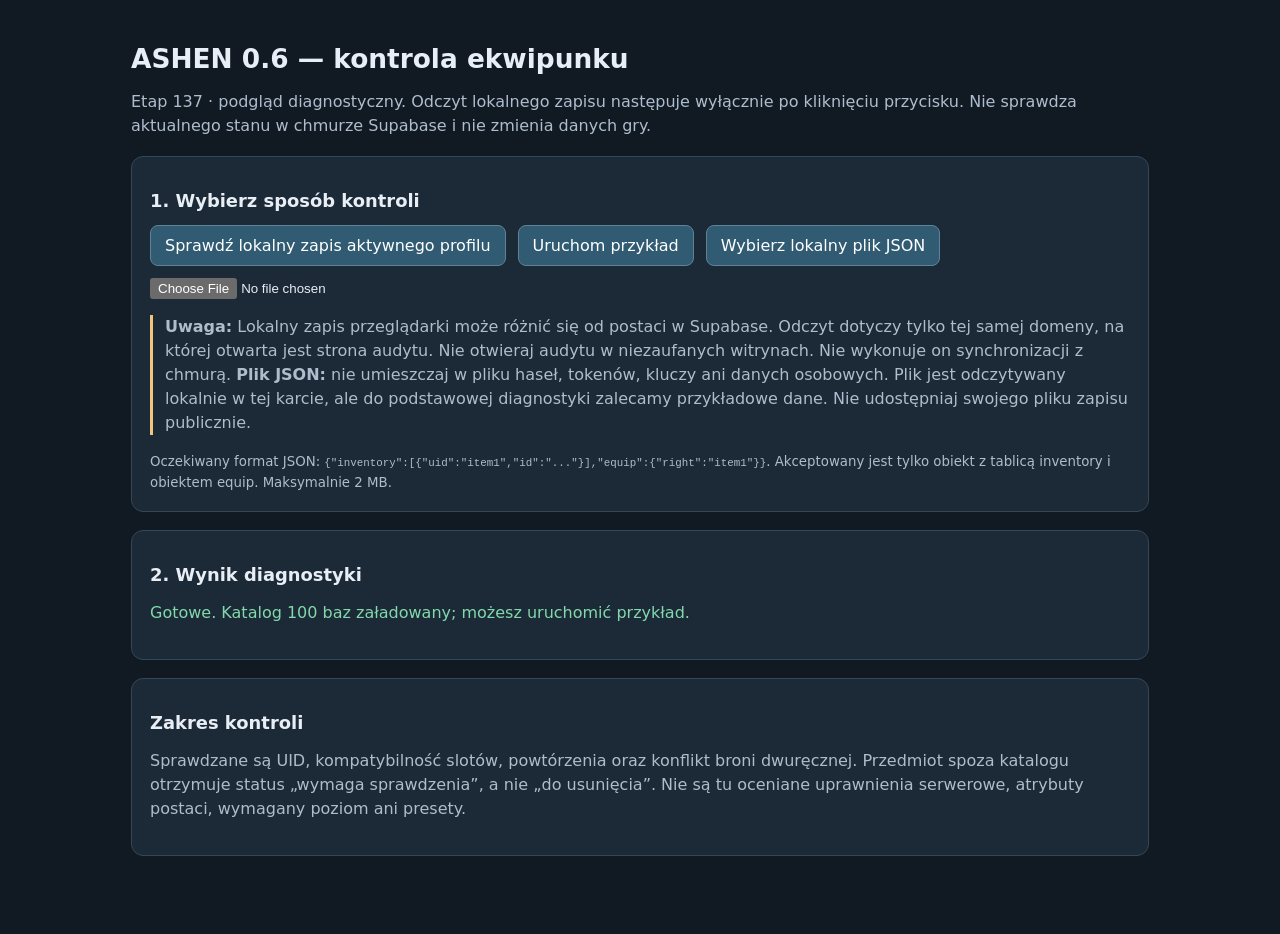
<file: ashen-060-audyt-ekwipunku-test.html>
<!doctype html>
<html lang="pl"><head><meta charset="utf-8"><meta name="viewport" content="width=device-width,initial-scale=1">
<title>ASHEN 0.6 — audyt ekwipunku (etap 137)</title>
<style>
:root{color-scheme:dark;font-family:system-ui,Segoe UI,sans-serif;background:#111923;color:#e8eef5}
*{box-sizing:border-box}body{margin:0 auto;max-width:1050px;padding:25px 16px 60px}h1{font-size:1.65rem;margin-bottom:.4em}h2{font-size:1.12rem}p,small{color:#aebdcd;line-height:1.5}
.panel{background:#1c2936;border:1px solid #344758;border-radius:12px;padding:18px;margin:18px 0}.buttons{display:flex;gap:12px;flex-wrap:wrap}button,.filelabel{background:#315b72;border:1px solid #5e8497;color:#fff;border-radius:8px;padding:10px 14px;cursor:pointer;font:inherit}button:hover,.filelabel:hover{background:#3f7590}button:disabled{opacity:.4;cursor:not-allowed}input[type=file]{max-width:100%}.muted{color:#aebdcd}.ok{color:#82d9ac}.bad{color:#ffa69a}.warn{color:#f5ca83}.tablewrap{overflow:auto}table{border-collapse:collapse;width:100%;font-size:.93rem}th,td{padding:10px;border-bottom:1px solid #344758;text-align:left}th{color:#b4c8d7}code{word-break:break-word}#summary{font-weight:650}.notice{border-left:3px solid #f1c67c;padding-left:12px}
</style></head><body>
<h1>ASHEN 0.6 — kontrola ekwipunku</h1>
<p>Etap 137 · podgląd diagnostyczny. Odczyt lokalnego zapisu następuje wyłącznie po kliknięciu przycisku. Nie sprawdza aktualnego stanu w chmurze Supabase i nie zmienia danych gry.</p>
<section class="panel"><h2>1. Wybierz sposób kontroli</h2>
<div class="buttons"><button id="readlocal" disabled>Sprawdź lokalny zapis aktywnego profilu</button><button id="demo" disabled>Uruchom przykład</button><label class="filelabel" for="snapshot">Wybierz lokalny plik JSON</label><input id="snapshot" type="file" accept=".json,application/json" disabled></div>
<p class="notice"><strong>Uwaga:</strong> Lokalny zapis przeglądarki może różnić się od postaci w Supabase. Odczyt dotyczy tylko tej samej domeny, na której otwarta jest strona audytu. Nie otwieraj audytu w niezaufanych witrynach. Nie wykonuje on synchronizacji z chmurą. <strong>Plik JSON:</strong> nie umieszczaj w pliku haseł, tokenów, kluczy ani danych osobowych. Plik jest odczytywany lokalnie w tej karcie, ale do podstawowej diagnostyki zalecamy przykładowe dane. Nie udostępniaj swojego pliku zapisu publicznie.</p>
<small>Oczekiwany format JSON: <code>{"inventory":[{"uid":"item1","id":"..."}],"equip":{"right":"item1"}}</code>. Akceptowany jest tylko obiekt z tablicą inventory i obiektem equip. Maksymalnie 2 MB.</small></section>
<section class="panel"><h2>2. Wynik diagnostyki</h2><p id="status" role="status">Ładowanie katalogu i modułów...</p><div id="result" hidden><p id="summary"></p><div class="tablewrap"><table><thead><tr><th>Slot</th><th>Status</th><th>Wyjaśnienie</th></tr></thead><tbody id="rows"></tbody></table></div><p id="inventoryTotals"></p><p id="unexpected"></p></div></section>
<section class="panel"><h2>Zakres kontroli</h2><p>Sprawdzane są UID, kompatybilność slotów, powtórzenia oraz konflikt broni dwuręcznej. Przedmiot spoza katalogu otrzymuje status „wymaga sprawdzenia”, a nie „do usunięcia”. Nie są tu oceniane uprawnienia serwerowe, atrybuty postaci, wymagany poziom ani presety.</p></section>
<script src="js/ashen-060-read-bridge-134.js"></script>
<script src="js/ashen-060-equip-audit-135.js"></script>
<script src="js/ashen-060-local-snapshot-137.js"></script>
<script>
'use strict';
(function(){
const $=id=>document.getElementById(id);
const human={ok:'Zgodny',missingUid:'Brak UID',ambiguousUid:'Powtórzony UID',reusedEquippedUid:'UID w wielu slotach',wrongSlot:'Niezgodny slot',twoHandConflict:'Konflikt 2h',invalidUid:'Błędny UID',unknownBase:'Wymaga sprawdzenia'};
const slots={right:'Prawa ręka',left:'Lewa ręka',head:'Głowa',shirt:'Koszulka',outer:'Kurtka/pancerz',hands:'Rękawice',pants:'Spodnie',boots:'Buty',extra:'Akcesorium 1',extra2:'Akcesorium 2',extra3:'Akcesorium 3'};
let catalog=null;
function setStatus(message,cls=''){const el=$('status');el.textContent=message;el.className=cls}
function addCell(tr,value,cls){const td=document.createElement('td');td.textContent=value;if(cls)td.className=cls;tr.appendChild(td)}
function show(snapshot,source){
 $('result').hidden=true;
 const audit=window.Ashen060EquipAudit135.inspectEquipment(snapshot,catalog);
 const body=$('rows');body.replaceChildren();
 for(const row of audit.rows){const tr=document.createElement('tr');addCell(tr,slots[row.slot]||row.slot);addCell(tr,human[row.status]||row.status,row.status==='ok'?'ok':row.status==='unknownBase'?'warn':'bad');addCell(tr,row.reason);body.appendChild(tr)}
 const issue=audit.rows.filter(r=>r.status!=='ok'&&r.status!=='unknownBase').length;
 const uncertain=audit.rows.filter(r=>r.status==='unknownBase').length;
 $('summary').textContent=`${source}: ${audit.rows.length} zajętych slotów · ${issue} problemów · ${uncertain} do sprawdzenia`;
 $('inventoryTotals').textContent='Wynik analizy plecaka: '+Object.entries(audit.inventoryTotals).map(([k,v])=>k+': '+v).join(' · ');
 $('unexpected').textContent=audit.unexpectedSlots.length?'Nieznane klucze slotów: '+audit.unexpectedSlots.join(', '):'Nie wykryto dodatkowych kluczy slotów.';
 $('result').hidden=false;setStatus('Audyt zakończony. Nie dokonano zmian w danych.','ok');
}
async function init(){
 try{
 if(!window.Ashen060ReadBridge134||!window.Ashen060EquipAudit135||!window.Ashen060LocalSnapshot137)throw Error('Brak modułu JS 134, 135 lub 137. Sprawdź wgrane pliki.');
 const response=await fetch('data/ashen-060-base-catalog-100.json',{cache:'no-store'});
 if(!response.ok)throw Error('Nie można pobrać katalogu 100 baz (HTTP '+response.status+').');
 catalog=await response.json();window.Ashen060ReadBridge134.indexCatalog(catalog);
 $('demo').disabled=false;$('snapshot').disabled=false;$('readlocal').disabled=false;setStatus('Gotowe. Katalog 100 baz załadowany; możesz uruchomić przykład.','ok');
 }catch(e){setStatus('Nie można uruchomić audytu: '+e.message,'bad')}
}
$('readlocal').addEventListener('click',()=>{
 try{const data=window.Ashen060LocalSnapshot137.readSelected(window.localStorage);show(data.snapshot,'Lokalny zapis (profil: '+data.profile+')');}
 catch(e){$('result').hidden=true;setStatus('Nie można sprawdzić lokalnego zapisu: '+e.message,'bad')}
});
$('demo').addEventListener('click',()=>{
 try{const byName=n=>catalog.items.find(i=>i.name===n);const gun=byName('Karabin szabrownika');const pistol=byName('Pistolet M-9');const hat=byName('Wytarta czapka');if(!gun||!pistol||!hat)throw Error('Nie znaleziono baz demonstracyjnych');
 show({inventory:[{uid:'demo-1',id:gun.modernId},{uid:'demo-2',id:pistol.modernId},{uid:'demo-3',id:hat.modernId}],equip:{right:'demo-1',left:'demo-2',head:'demo-3',boots:'brak-w-plecaku'}},'Przykładowy ekwipunek');
 }catch(e){setStatus(e.message,'bad')}
});
$('snapshot').addEventListener('change',async()=>{
 const file=$('snapshot').files?.[0];if(!file)return;
 try{if(file.size>2*1024*1024)throw Error('Plik jest większy niż 2 MB');const data=JSON.parse(await file.text());if(!data||!Array.isArray(data.inventory)||!data.equip||typeof data.equip!=='object'||Array.isArray(data.equip))throw Error('Niewłaściwy format snapshotu. Wymagane inventory i equip.');show(data,'Plik lokalny');}
 catch(e){$('result').hidden=true;setStatus('Błąd pliku: '+e.message,'bad')}
 finally{$('snapshot').value=''}
});
init();
})();
</script></body></html>
</file>
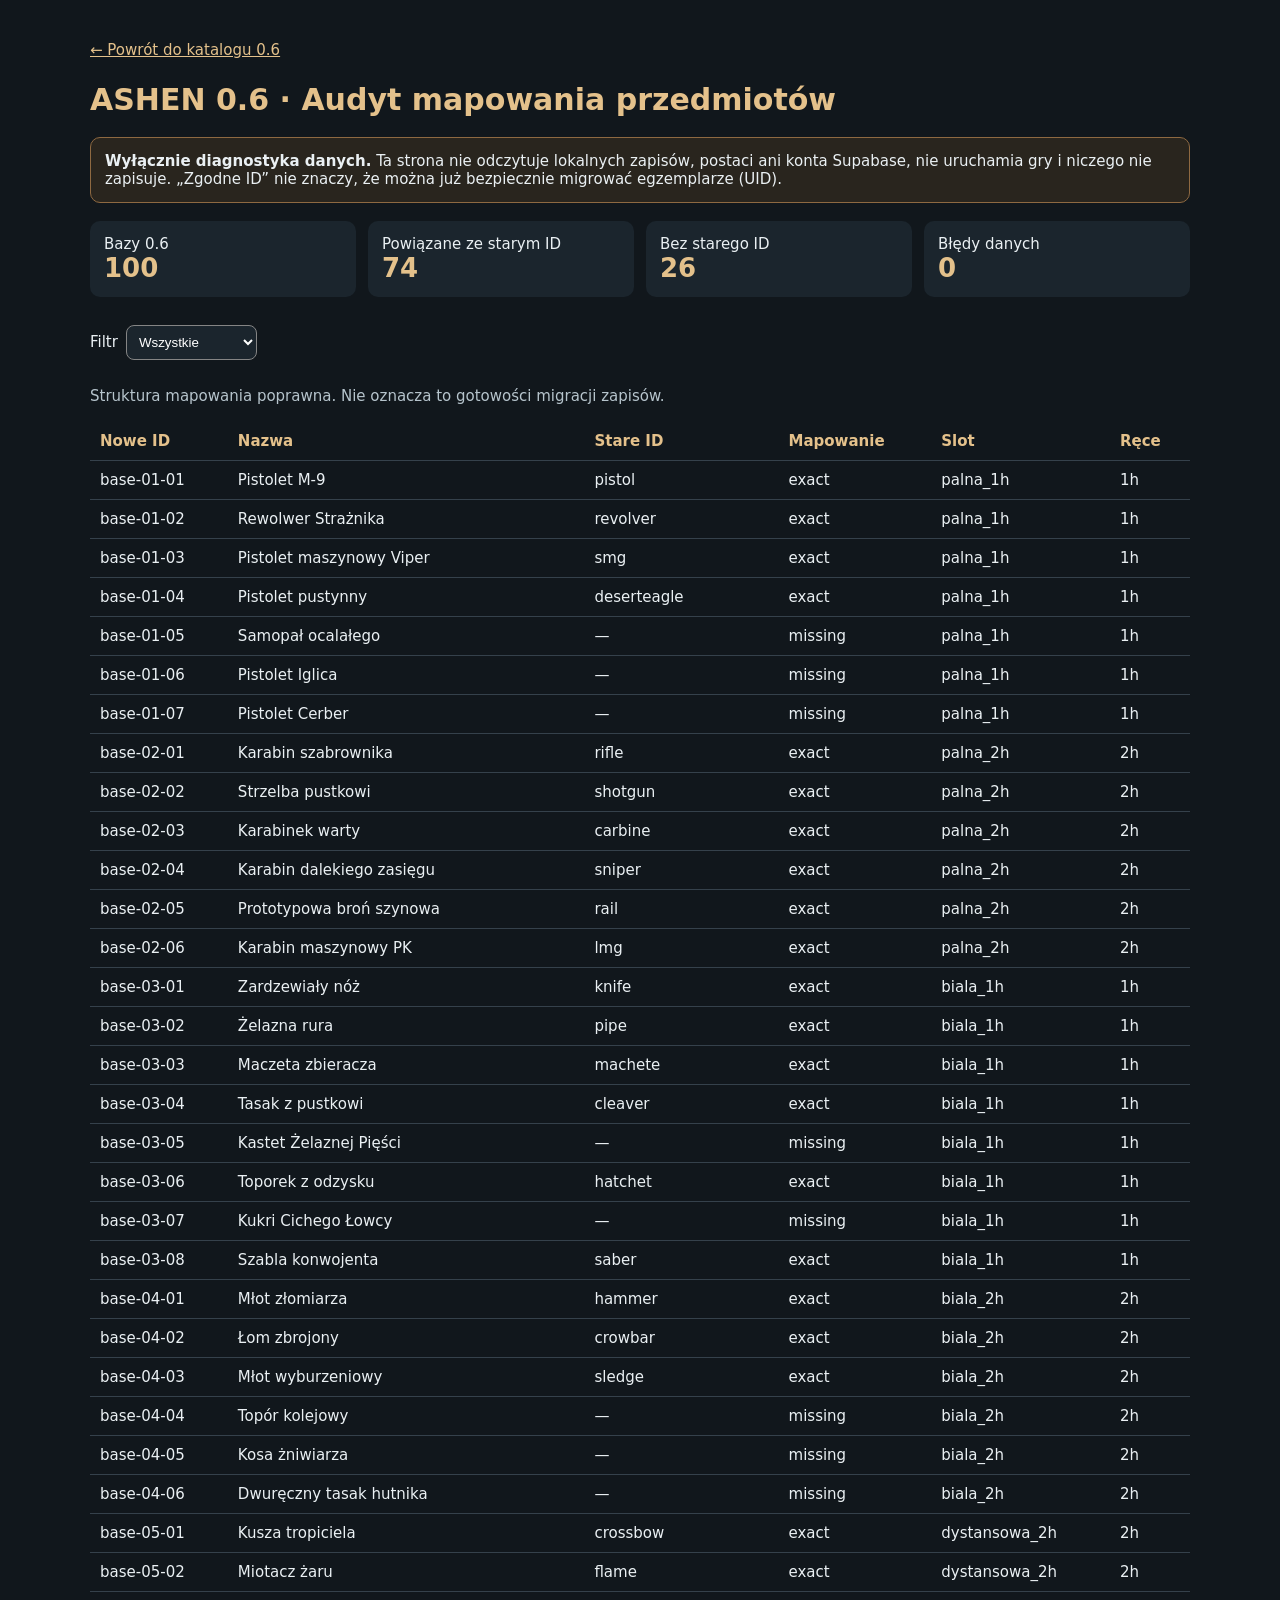
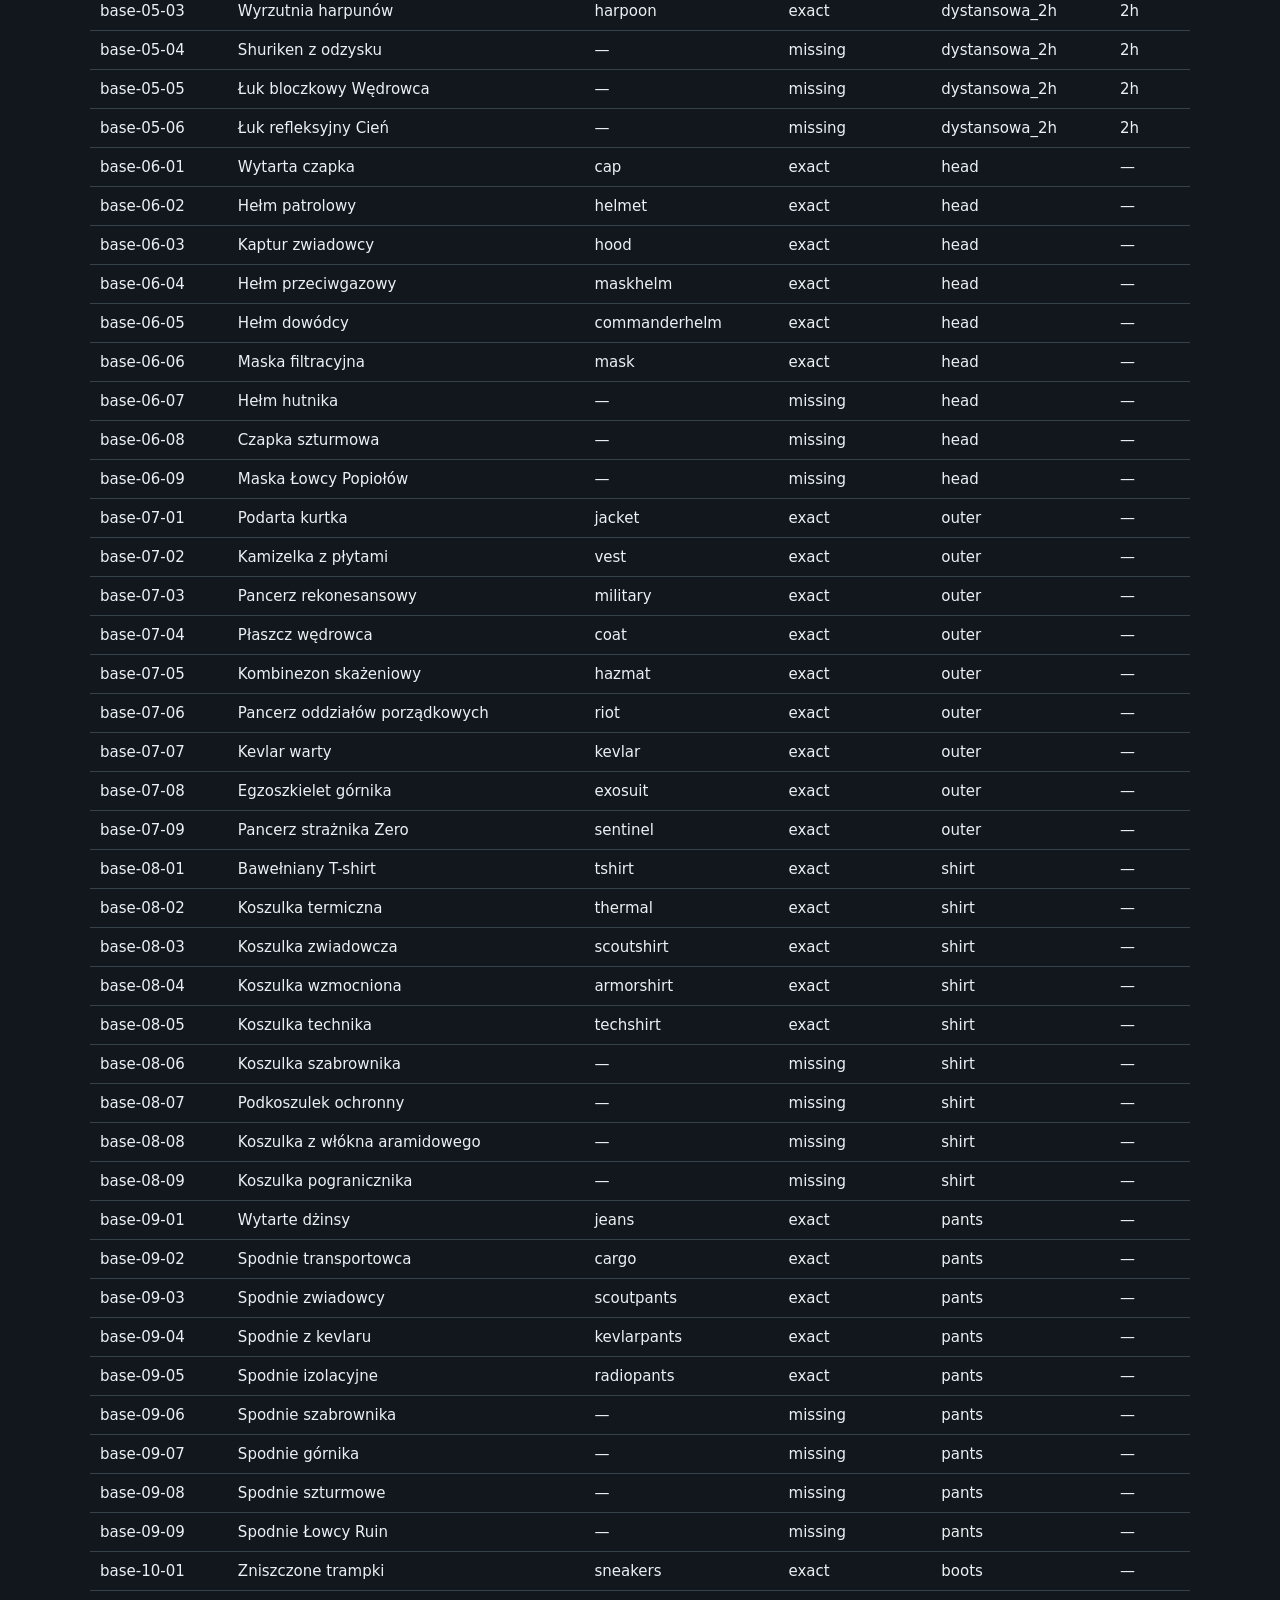
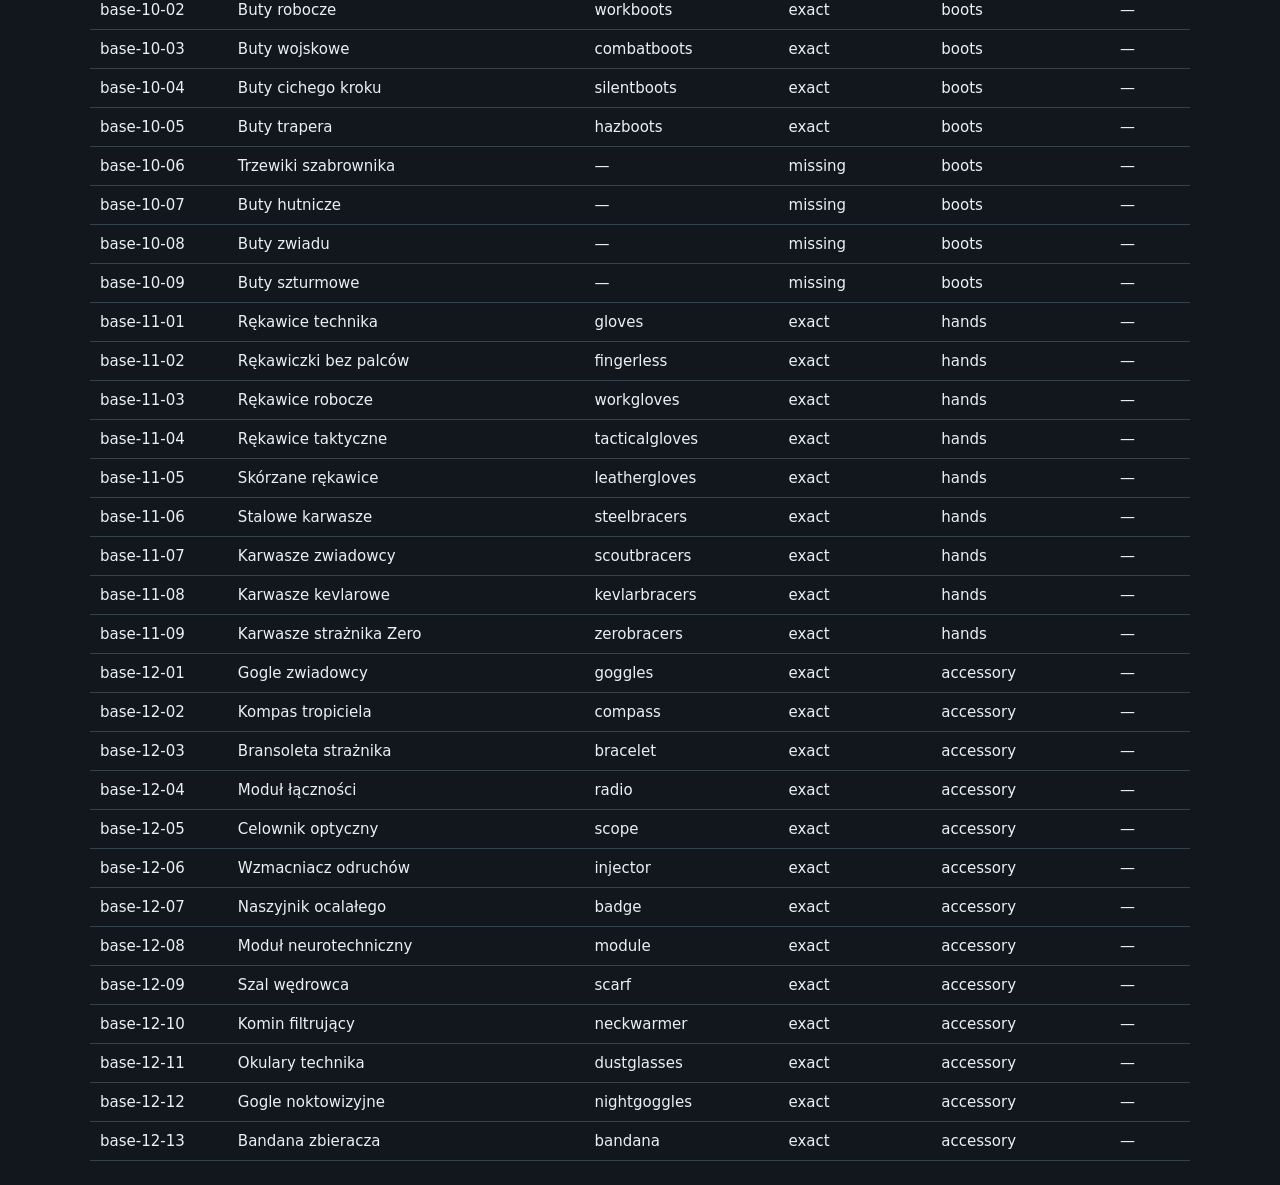
<file: ashen-060-audyt-mapowania.html>
<!doctype html>
<html lang="pl"><head><meta charset="utf-8"><meta name="viewport" content="width=device-width,initial-scale=1"><title>ASHEN 0.6 — audyt mapowania</title>
<style>:root{color-scheme:dark;font:15px system-ui,Arial,sans-serif;background:#11171c;color:#eaf0f3}body{margin:0 auto;padding:24px;max-width:1100px}h1{color:#e4c18b}p{line-height:1.5;color:#b6c4cc}.note{background:#29251e;border:1px solid #8e6941;border-radius:10px;padding:14px}.tiles{display:grid;grid-template-columns:repeat(auto-fit,minmax(180px,1fr));gap:12px;margin:18px 0}.tile{padding:14px;border-radius:10px;background:#1b252d}.tile strong{display:block;font-size:26px;color:#e4c18b}label{display:inline-flex;align-items:center;gap:8px;margin:10px 0}select{padding:8px;border-radius:8px;background:#1b252d;color:white}table{border-collapse:collapse;width:100%;min-width:730px}th,td{padding:10px;text-align:left;border-bottom:1px solid #35414b}th{color:#e4c18b} .scroll{overflow-x:auto}.err{color:#fca5a5}a{color:#e4c18b}</style></head><body>
<p><a href="./ashen-060-katalog-test.html">← Powrót do katalogu 0.6</a></p>
<h1>ASHEN 0.6 · Audyt mapowania przedmiotów</h1>
<div class="note"><strong>Wyłącznie diagnostyka danych.</strong> Ta strona nie odczytuje lokalnych zapisów, postaci ani konta Supabase, nie uruchamia gry i niczego nie zapisuje. „Zgodne ID” nie znaczy, że można już bezpiecznie migrować egzemplarze (UID).</div>
<div class="tiles"><div class="tile">Bazy 0.6<strong id="total">—</strong></div><div class="tile">Powiązane ze starym ID<strong id="matched">—</strong></div><div class="tile">Bez starego ID<strong id="missing">—</strong></div><div class="tile">Błędy danych<strong id="errors">—</strong></div></div>
<label>Filtr <select id="filter"><option value="all">Wszystkie</option><option value="exact">Zgodne ID</option><option value="missing">Brak starego ID</option></select></label>
<p id="status" role="status">Ładowanie statycznego katalogu…</p>
<div class="scroll"><table><thead><tr><th>Nowe ID</th><th>Nazwa</th><th>Stare ID</th><th>Mapowanie</th><th>Slot</th><th>Ręce</th></tr></thead><tbody id="body"></tbody></table></div>
<script>
'use strict';
const $ = id => document.getElementById(id);
let items=[];
function render(){const mode=$('filter').value;const tbody=$('body');tbody.replaceChildren();for(const x of items.filter(x=>mode==='all'||x.matchStatus===mode)){const tr=document.createElement('tr');for(const v of [x.modernId,x.name,x.legacyId||'—',x.matchStatus,x.slotCategory,x.handMode||'—']){const td=document.createElement('td');td.textContent=String(v);tr.append(td)}tbody.append(tr)}}
async function start(){try{const r=await fetch('./data/ashen-060-base-catalog-100.json',{cache:'no-store'});if(!r.ok)throw Error('HTTP '+r.status);const data=await r.json();if(!Array.isArray(data.items))throw Error('Brak tablicy items');items=data.items;const ids=items.map(x=>x.modernId),legacy=items.filter(x=>x.legacyId).map(x=>x.legacyId);const invalid=items.filter(x=>!x.modernId||!x.name||!x.slotCategory||!['exact','missing'].includes(x.matchStatus)||(x.matchStatus==='exact'&&!x.legacyId)||(x.matchStatus==='missing'&&x.legacyId)||(x.category==='dystansowa_2h'&&x.handMode!=='2h'));let problems=invalid.length+(ids.length-new Set(ids).size)+(legacy.length-new Set(legacy).size)+(items.length!==100?1:0);$('total').textContent=items.length;$('matched').textContent=items.filter(x=>x.matchStatus==='exact').length;$('missing').textContent=items.filter(x=>x.matchStatus==='missing').length;$('errors').textContent=problems;$('status').textContent=problems?'Uwaga: dane katalogu wymagają sprawdzenia.':'Struktura mapowania poprawna. Nie oznacza to gotowości migracji zapisów.';if(problems)$('status').className='err';render()}catch(e){$('status').className='err';$('status').textContent='Błąd odczytu katalogu: '+e.message}}
$('filter').addEventListener('change',render);start();
</script></body></html>
</file>
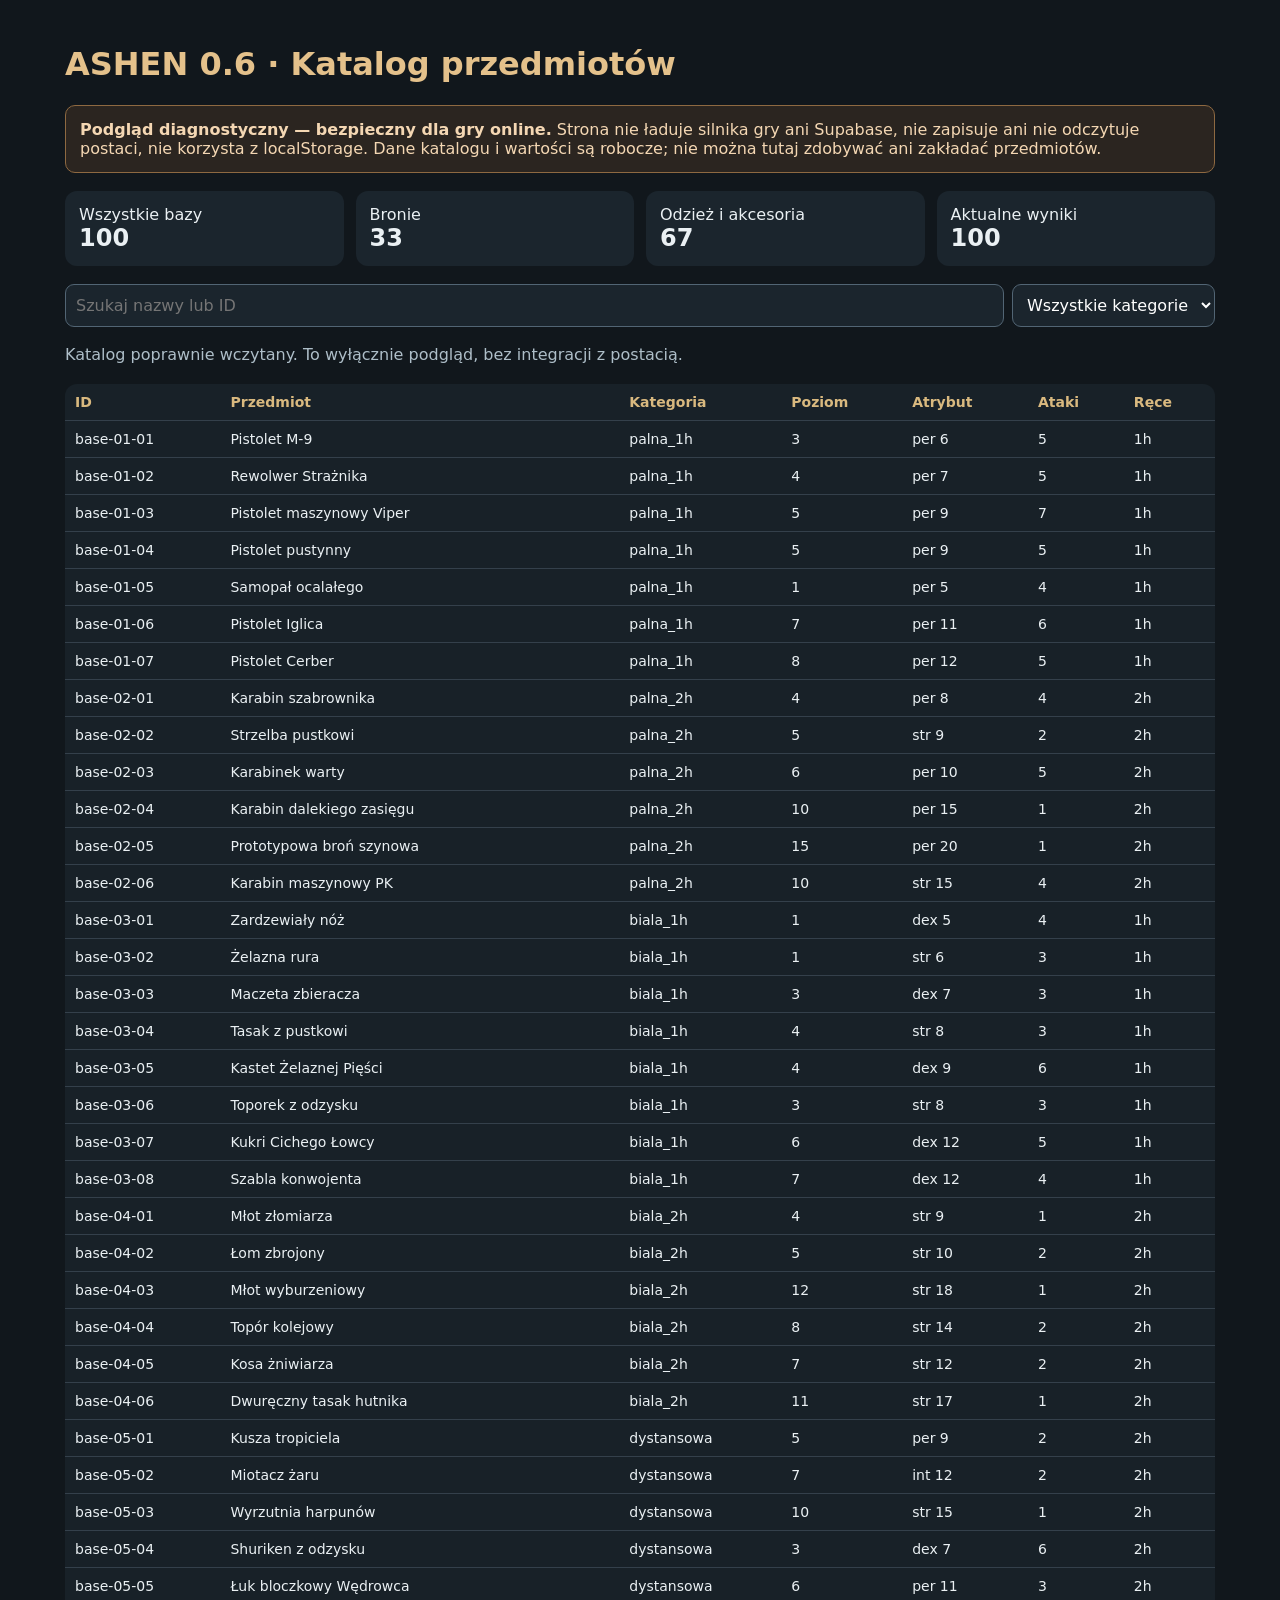
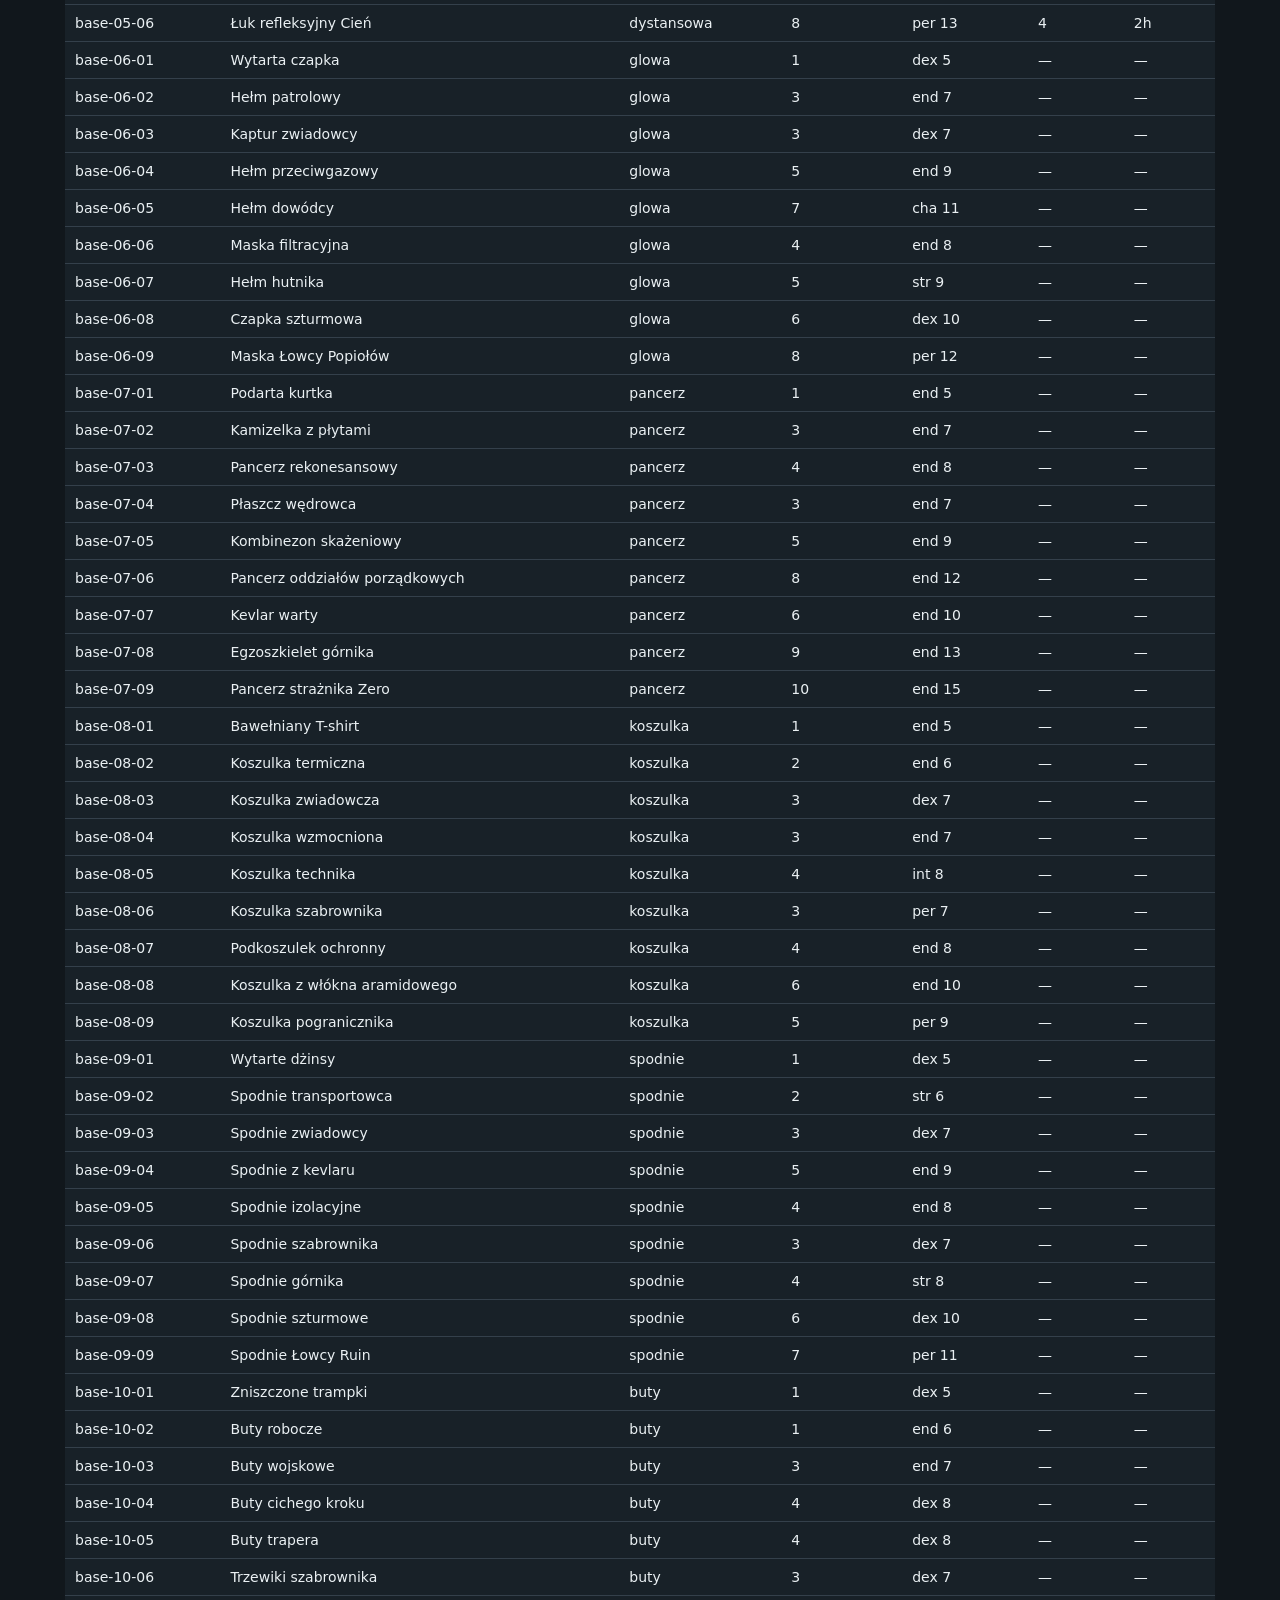
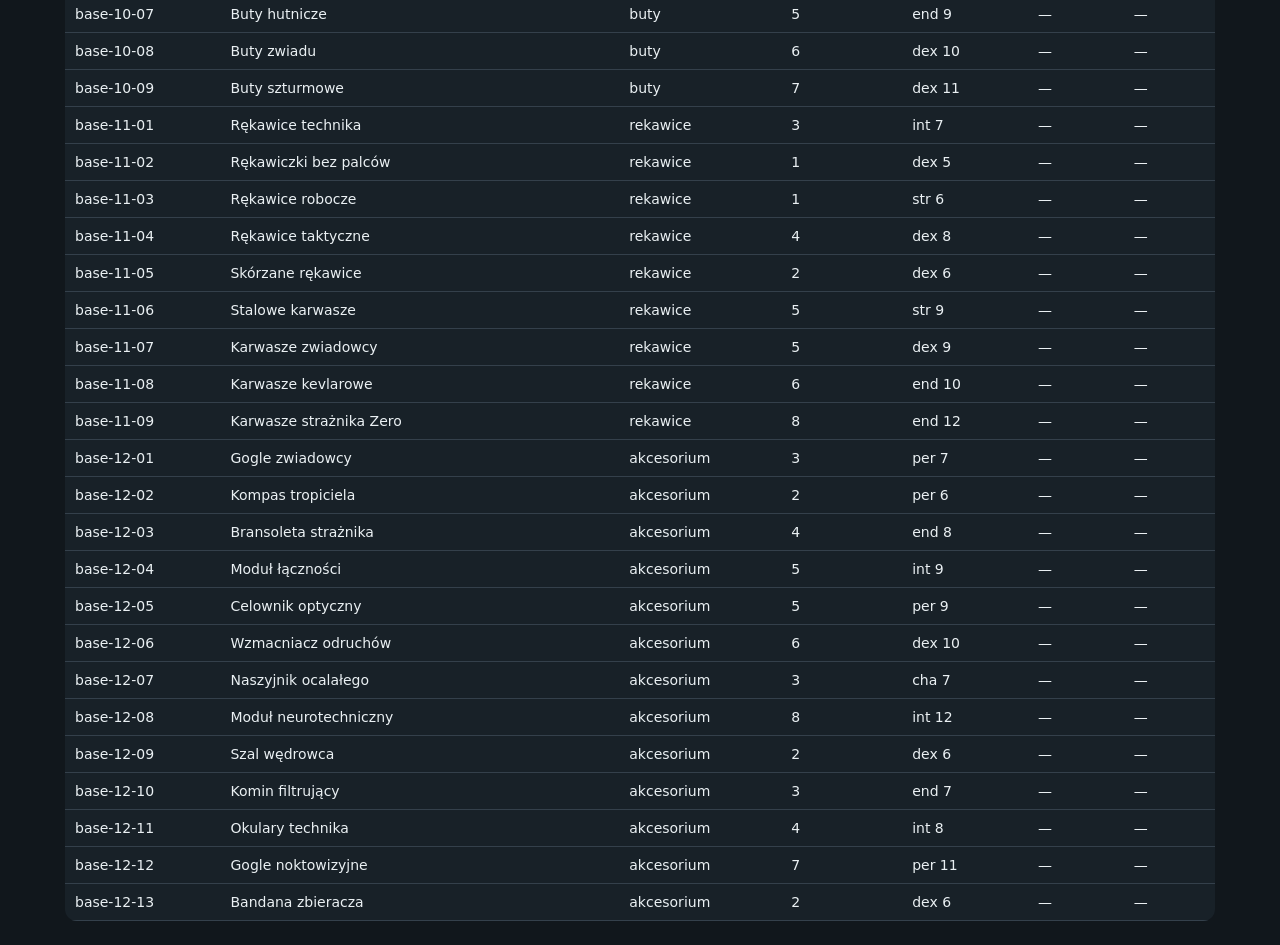
<file: ashen-060-katalog-test.html>
<!doctype html>
<html lang="pl"><head><meta charset="utf-8"><meta name="viewport" content="width=device-width,initial-scale=1"><title>ASHEN 0.6 — katalog testowy</title><style>
:root{color-scheme:dark;font-family:system-ui,Arial,sans-serif;background:#11171c;color:#eaf0f3}body{margin:0;padding:24px;max-width:1150px;margin-inline:auto}h1{color:#e4c18b}p{line-height:1.55;color:#aebec8}.warn{background:#2b2520;border:1px solid #8e6941;padding:14px;border-radius:10px;color:#f4d7b3}.meta{display:flex;gap:12px;flex-wrap:wrap;margin:18px 0}.stat{background:#1b252d;padding:14px;border-radius:12px;flex:1;min-width:160px}.stat strong{font-size:24px;display:block}input,select{color:#fff;background:#1b252d;border:1px solid #526574;border-radius:9px;padding:10px;font:inherit}input{flex:1;min-width:230px}.filters{display:flex;gap:8px;flex-wrap:wrap;margin:14px 0}table{width:100%;border-collapse:collapse;background:#182128}th,td{padding:10px;text-align:left;border-bottom:1px solid #34404b;font-size:14px}th{color:#d9b97f}tbody tr:hover{background:#26333d}.scroll{overflow-x:auto;border-radius:12px}.error{color:#ff9b9b}small{color:#aebec8}
</style></head><body>
<h1>ASHEN 0.6 · Katalog przedmiotów</h1>
<div class="warn"><strong>Podgląd diagnostyczny — bezpieczny dla gry online.</strong> Strona nie ładuje silnika gry ani Supabase, nie zapisuje ani nie odczytuje postaci, nie korzysta z localStorage. Dane katalogu i wartości są robocze; nie można tutaj zdobywać ani zakładać przedmiotów.</div>
<div class="meta"><div class="stat">Wszystkie bazy<strong id="total">—</strong></div><div class="stat">Bronie<strong id="weapons">—</strong></div><div class="stat">Odzież i akcesoria<strong id="other">—</strong></div><div class="stat">Aktualne wyniki<strong id="shown">—</strong></div></div>
<div class="filters"><input id="search" type="search" placeholder="Szukaj nazwy lub ID"><select id="category"><option value="">Wszystkie kategorie</option></select></div>
<p id="status" role="status">Wczytywanie katalogu…</p><div class="scroll"><table><thead><tr><th>ID</th><th>Przedmiot</th><th>Kategoria</th><th>Poziom</th><th>Atrybut</th><th>Ataki</th><th>Ręce</th></tr></thead><tbody id="items"></tbody></table></div>
<script>
'use strict';
const $=id=>document.getElementById(id);
let items=[];
function paint(){let term=$('search').value.toLocaleLowerCase('pl'),cat=$('category').value;let filtered=items.filter(x=>(!cat||x.category===cat)&&(x.name.toLocaleLowerCase('pl').includes(term)||x.modernId.toLowerCase().includes(term)));$('shown').textContent=filtered.length;const body=$('items');body.replaceChildren();for(const item of filtered){let tr=document.createElement('tr');let fields=[item.modernId,item.name,item.category,item.requiredLevel,item.requiredAttribute?(item.requiredAttribute+' '+item.requiredValue):'—',item.baseAttacks??'—',item.handMode??'—'];for(let val of fields){let td=document.createElement('td');td.textContent=String(val??'—');tr.append(td)}body.append(tr)}}
async function init(){try{const res=await fetch('./data/ashen-060-base-catalog-100.json',{cache:'no-store'});if(!res.ok)throw Error('HTTP '+res.status);let data=await res.json();if(!Array.isArray(data.items)||data.items.length!==100)throw Error('Oczekiwano 100 baz');const unique=new Set(data.items.map(x=>x.modernId));if(unique.size!==100)throw Error('Powtarzające się ID');items=data.items;const weapons=items.filter(x=>Number.isInteger(x.baseAttacks));if(weapons.length!==33)throw Error('Oczekiwano 33 broni');if(weapons.some(x=>x.category==='dystansowa'&&x.handMode!=='2h'))throw Error('Błąd broni dystansowej 2h');$('total').textContent=items.length;$('weapons').textContent=weapons.length;$('other').textContent=items.length-weapons.length;let cats=[...new Set(items.map(x=>x.category))].sort();for(let cat of cats){let option=document.createElement('option');option.value=cat;option.textContent=cat;$('category').append(option)}$('status').textContent='Katalog poprawnie wczytany. To wyłącznie podgląd, bez integracji z postacią.';paint()}catch(e){$('status').className='error';$('status').textContent='Nie udało się odczytać katalogu: '+e.message}}
$('search').addEventListener('input',paint);$('category').addEventListener('change',paint);init();
</script></body></html>
</file>
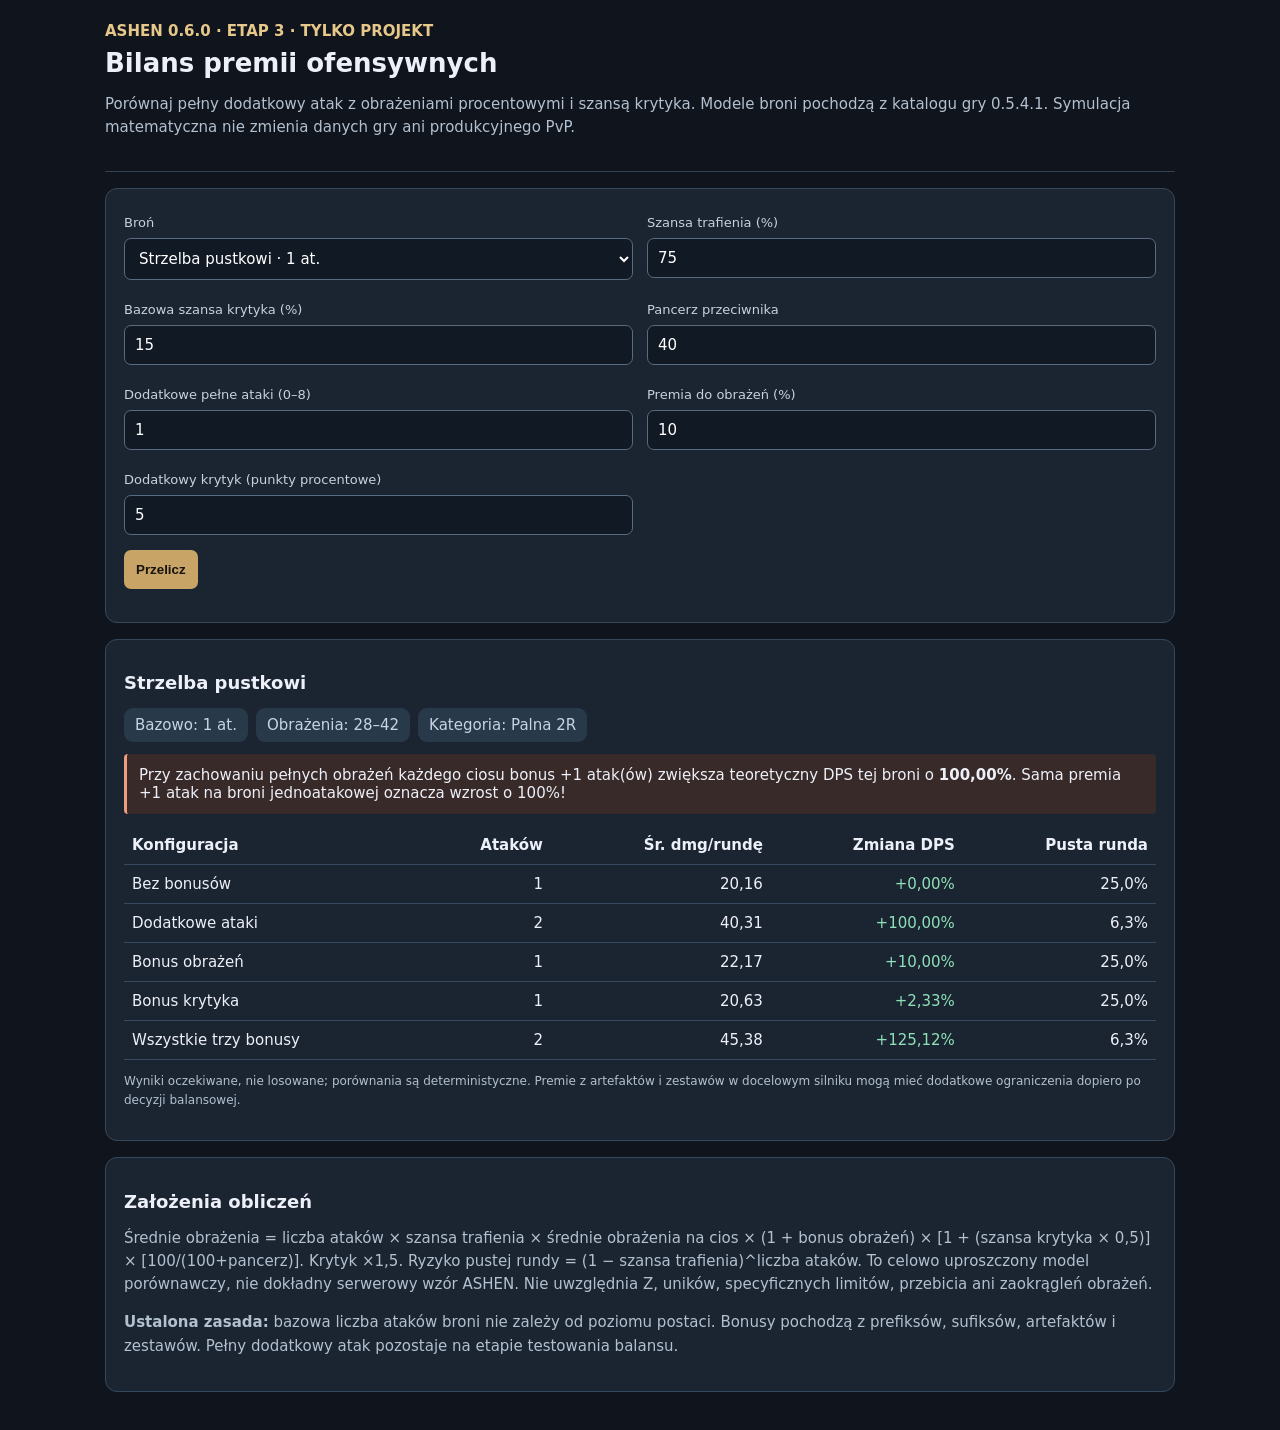
<file: tools/ashen-060-balans-etap-3.html>
<!doctype html><html lang="pl"><head><meta charset="utf-8"><meta name="viewport" content="width=device-width,initial-scale=1"><title>ASHEN 0.6.0 · Etap 3 — balans ofensywny</title><style>:root{color-scheme:dark}body{font:15px system-ui,Segoe UI,sans-serif;background:#10141d;color:#edf0f8;margin:0;padding:22px}main{max-width:1070px;margin:auto}header{border-bottom:1px solid #354251;padding-bottom:16px}h1{font-size:26px;margin:8px 0}h2{font-size:18px}p{color:#b2c0cf;line-height:1.55}.notice{color:#e7c88b;font-weight:700}.panel{background:#1b2531;border:1px solid #36485c;border-radius:12px;padding:18px;margin:16px 0}.layout{display:grid;grid-template-columns:repeat(2,minmax(0,1fr));gap:14px}label{display:block;margin:8px 0;font-size:13px;color:#c7d1df}select,input{width:100%;padding:10px;box-sizing:border-box;background:#111924;border:1px solid #596b7f;border-radius:7px;color:#fff;font:inherit}button{background:#c8a467;color:#17130e;padding:12px;border:0;border-radius:7px;font-weight:bold;cursor:pointer}table{width:100%;border-collapse:collapse}td,th{padding:10px 8px;border-bottom:1px solid #3a4a5e;text-align:right}td:first-child,th:first-child{text-align:left}.bad{color:#ff9c87}.good{color:#8ee0b8}.small{font-size:12px}.pills{display:flex;flex-wrap:wrap;gap:8px}.pill{padding:8px 11px;background:#28394a;border-radius:9px;color:#c6d4e6}.risk{padding:12px;background:#382a28;border-left:3px solid #ee9b7e;border-radius:4px;margin:12px 0}@media(max-width:700px){.layout{grid-template-columns:1fr}body{padding:12px}td,th{padding:7px 5px;font-size:12px}}</style></head><body><main><header><span class="notice">ASHEN 0.6.0 · ETAP 3 · TYLKO PROJEKT</span><h1>Bilans premii ofensywnych</h1><p>Porównaj pełny dodatkowy atak z obrażeniami procentowymi i szansą krytyka. Modele broni pochodzą z katalogu gry 0.5.4.1. Symulacja matematyczna nie zmienia danych gry ani produkcyjnego PvP.</p></header><section class="panel"><div class="layout"><div><label for="weapon">Broń</label><select id="weapon"></select></div><div><label for="hit">Szansa trafienia (%)</label><input type="number" id="hit" min="5" max="100" value="75"></div><div><label for="crit">Bazowa szansa krytyka (%)</label><input type="number" id="crit" min="0" max="95" value="15"></div><div><label for="armor">Pancerz przeciwnika</label><input type="number" id="armor" min="0" max="300" value="40"></div><div><label for="attacks">Dodatkowe pełne ataki (0–8)</label><input type="number" id="attacks" min="0" max="8" value="1"></div><div><label for="dmg">Premia do obrażeń (%)</label><input type="number" id="dmg" min="0" max="100" value="10"></div><div><label for="critBonus">Dodatkowy krytyk (punkty procentowe)</label><input type="number" id="critBonus" min="0" max="50" value="5"></div></div><p><button id="recalc">Przelicz</button></p></section><section class="panel" id="results" aria-live="polite"></section><section class="panel"><h2>Założenia obliczeń</h2><p>Średnie obrażenia = liczba ataków × szansa trafienia × średnie obrażenia na cios × (1 + bonus obrażeń) × [1 + (szansa krytyka × 0,5)] × [100/(100+pancerz)]. Krytyk ×1,5. Ryzyko pustej rundy = (1 − szansa trafienia)^liczba ataków. To celowo uproszczony model porównawczy, nie dokładny serwerowy wzór ASHEN. Nie uwzględnia Z, uników, specyficznych limitów, przebicia ani zaokrągleń obrażeń.</p><p><strong>Ustalona zasada:</strong> bazowa liczba ataków broni nie zależy od poziomu postaci. Bonusy pochodzą z prefiksów, sufiksów, artefaktów i zestawów. Pełny dodatkowy atak pozostaje na etapie testowania balansu.</p></section></main><script>const MODELS=[{"id": "baton", "name": "Pałka ochroniarza", "category": "Biała 1R", "currentAttacks": 1, "currentMin": 5, "currentMax": 8, "accuracy": 2, "crit": 0, "penetration": 0}, {"id": "pipe", "name": "Żelazna rura", "category": "Biała 1R", "currentAttacks": 1, "currentMin": 6, "currentMax": 10, "accuracy": -2, "crit": 0, "penetration": 1}, {"id": "wrench", "name": "Klucz francuski", "category": "Biała 1R", "currentAttacks": 1, "currentMin": 7, "currentMax": 12, "accuracy": 2, "crit": 0, "penetration": 0}, {"id": "knife", "name": "Zardzewiały nóż", "category": "Biała 1R", "currentAttacks": 2, "currentMin": 6, "currentMax": 10, "accuracy": 4, "crit": 3, "penetration": 0}, {"id": "cleaver", "name": "Tasak z pustkowi", "category": "Biała 1R", "currentAttacks": 1, "currentMin": 10, "currentMax": 16, "accuracy": -3, "crit": 5, "penetration": 0}, {"id": "hatchet", "name": "Toporek z odzysku", "category": "Biała 1R", "currentAttacks": 1, "currentMin": 12, "currentMax": 18, "accuracy": -2, "crit": 2, "penetration": 2}, {"id": "saber", "name": "Szabla konwojenta", "category": "Biała 1R", "currentAttacks": 2, "currentMin": 10, "currentMax": 15, "accuracy": 1, "crit": 2, "penetration": 0}, {"id": "machete", "name": "Maczeta zbieracza", "category": "Biała 1R", "currentAttacks": 2, "currentMin": 12, "currentMax": 18, "accuracy": -1, "crit": 1, "penetration": 0}, {"id": "pistol", "name": "Pistolet M-9", "category": "Palna 1R", "currentAttacks": 1, "currentMin": 12, "currentMax": 18, "accuracy": 5, "crit": 0, "penetration": 0}, {"id": "deserteagle", "name": "Pistolet pustynny", "category": "Palna 1R", "currentAttacks": 1, "currentMin": 18, "currentMax": 27, "accuracy": -3, "crit": 2, "penetration": 1}, {"id": "revolver", "name": "Rewolwer Strażnika", "category": "Palna 1R", "currentAttacks": 1, "currentMin": 19, "currentMax": 28, "accuracy": 0, "crit": 5, "penetration": 1}, {"id": "smg", "name": "Pistolet maszynowy Viper", "category": "Palna 1R", "currentAttacks": 3, "currentMin": 8, "currentMax": 13, "accuracy": -7, "crit": -2, "penetration": 0}, {"id": "rifle", "name": "Karabin szabrownika", "category": "Palna 2R", "currentAttacks": 1, "currentMin": 18, "currentMax": 27, "accuracy": 2, "crit": 0, "penetration": 1}, {"id": "carbine", "name": "Karabinek warty", "category": "Palna 2R", "currentAttacks": 2, "currentMin": 13, "currentMax": 20, "accuracy": 2, "crit": 0, "penetration": 1}, {"id": "shotgun", "name": "Strzelba pustkowi", "category": "Palna 2R", "currentAttacks": 1, "currentMin": 28, "currentMax": 42, "accuracy": -7, "crit": 1, "penetration": 1}, {"id": "sniper", "name": "Karabin dalekiego zasięgu", "category": "Palna 2R", "currentAttacks": 1, "currentMin": 36, "currentMax": 54, "accuracy": 5, "crit": 5, "penetration": 4}, {"id": "lmg", "name": "Karabin maszynowy PK", "category": "Palna 2R", "currentAttacks": 3, "currentMin": 13, "currentMax": 20, "accuracy": -10, "crit": -2, "penetration": 1}, {"id": "crossbow", "name": "Kusza tropiciela", "category": "Dystansowa 2R", "currentAttacks": 1, "currentMin": 18, "currentMax": 28, "accuracy": 1, "crit": 4, "penetration": 3}, {"id": "harpoon", "name": "Wyrzutnia harpunów", "category": "Dystansowa 2R", "currentAttacks": 1, "currentMin": 23, "currentMax": 36, "accuracy": -3, "crit": 3, "penetration": 4}, {"id": "flame", "name": "Miotacz żaru", "category": "Technologiczna 2R", "currentAttacks": 3, "currentMin": 12, "currentMax": 19, "accuracy": -6, "crit": -3, "penetration": 2}, {"id": "crowbar", "name": "Łom zbrojony", "category": "Biała 2R", "currentAttacks": 1, "currentMin": 15, "currentMax": 23, "accuracy": -2, "crit": 0, "penetration": 3}, {"id": "hammer", "name": "Młot złomiarza", "category": "Biała 2R", "currentAttacks": 1, "currentMin": 21, "currentMax": 33, "accuracy": -4, "crit": 2, "penetration": 2}, {"id": "rail", "name": "Prototypowa broń szynowa", "category": "Technologiczna 2R", "currentAttacks": 1, "currentMin": 31, "currentMax": 47, "accuracy": 3, "crit": 3, "penetration": 6}, {"id": "sledge", "name": "Młot wyburzeniowy", "category": "Biała 2R", "currentAttacks": 1, "currentMin": 32, "currentMax": 50, "accuracy": -6, "crit": 4, "penetration": 3}];const $=id=>document.getElementById(id);$('weapon').innerHTML=MODELS.map((w,i)=>'<option value="'+i+'">'+w.name+' · '+w.currentAttacks+' at.</option>').join('');$('weapon').value=MODELS.findIndex(w=>w.id==='shotgun');function val(id){return Number($(id).value)}function pct(v){return (100*v).toFixed(1).replace('.',',')+'%'}function fmt(v){return v.toFixed(2).replace('.',',')}function expected(w,n,hit,crit,armor,dmg){return n*hit*((w.currentMin+w.currentMax)/2)*(1+dmg)*(1+.5*crit)*(100/(100+armor))}function run(){let w=MODELS[Number($('weapon').value)],hit=val('hit')/100,crit=val('crit')/100,armor=val('armor'),extra=val('attacks'),dmg=val('dmg')/100,critBonus=val('critBonus')/100;if(!w||![hit,crit,armor,extra,dmg,critBonus].every(Number.isFinite)||hit<.05||hit>1||crit<0||crit>.95||armor<0||armor>300||extra<0||extra>8||!Number.isInteger(extra)||dmg<0||dmg>1||critBonus<0||critBonus>.5){$('results').textContent='Sprawdź parametry wejściowe.';return}let n=w.currentAttacks,base=expected(w,n,hit,crit,armor,0);let variants=[['Bez bonusów',n,crit,0],['Dodatkowe ataki',n+extra,crit,0],['Bonus obrażeń',n,crit,dmg],['Bonus krytyka',n,Math.min(1,crit+critBonus),0],['Wszystkie trzy bonusy',n+extra,Math.min(1,crit+critBonus),dmg]];let body=variants.map(v=>{let d=expected(w,v[1],hit,v[2],armor,v[3]);return '<tr><td>'+v[0]+'</td><td>'+v[1]+'</td><td>'+fmt(d)+'</td><td class="good">+'+fmt(100*(d/base-1))+'%</td><td>'+pct(Math.pow(1-hit,v[1]))+'</td></tr>'}).join('');let bonusRatio=100*extra/n;$('results').innerHTML='<h2>'+w.name+'</h2><div class="pills"><span class="pill">Bazowo: '+n+' at.</span><span class="pill">Obrażenia: '+w.currentMin+'–'+w.currentMax+'</span><span class="pill">Kategoria: '+w.category+'</span></div><div class="risk">Przy zachowaniu pełnych obrażeń każdego ciosu bonus +'+extra+' atak(ów) zwiększa teoretyczny DPS tej broni o <strong>'+fmt(bonusRatio)+'%</strong>. Sama premia +1 atak na broni jednoatakowej oznacza wzrost o 100%!</div><div style="overflow-x:auto"><table><thead><tr><th>Konfiguracja</th><th>Ataków</th><th>Śr. dmg/rundę</th><th>Zmiana DPS</th><th>Pusta runda</th></tr></thead><tbody>'+body+'</tbody></table></div><p class="small">Wyniki oczekiwane, nie losowane; porównania są deterministyczne. Premie z artefaktów i zestawów w docelowym silniku mogą mieć dodatkowe ograniczenia dopiero po decyzji balansowej.</p>'} $('recalc').addEventListener('click',run);$('weapon').addEventListener('change',run);run();</script></body></html>
</file>
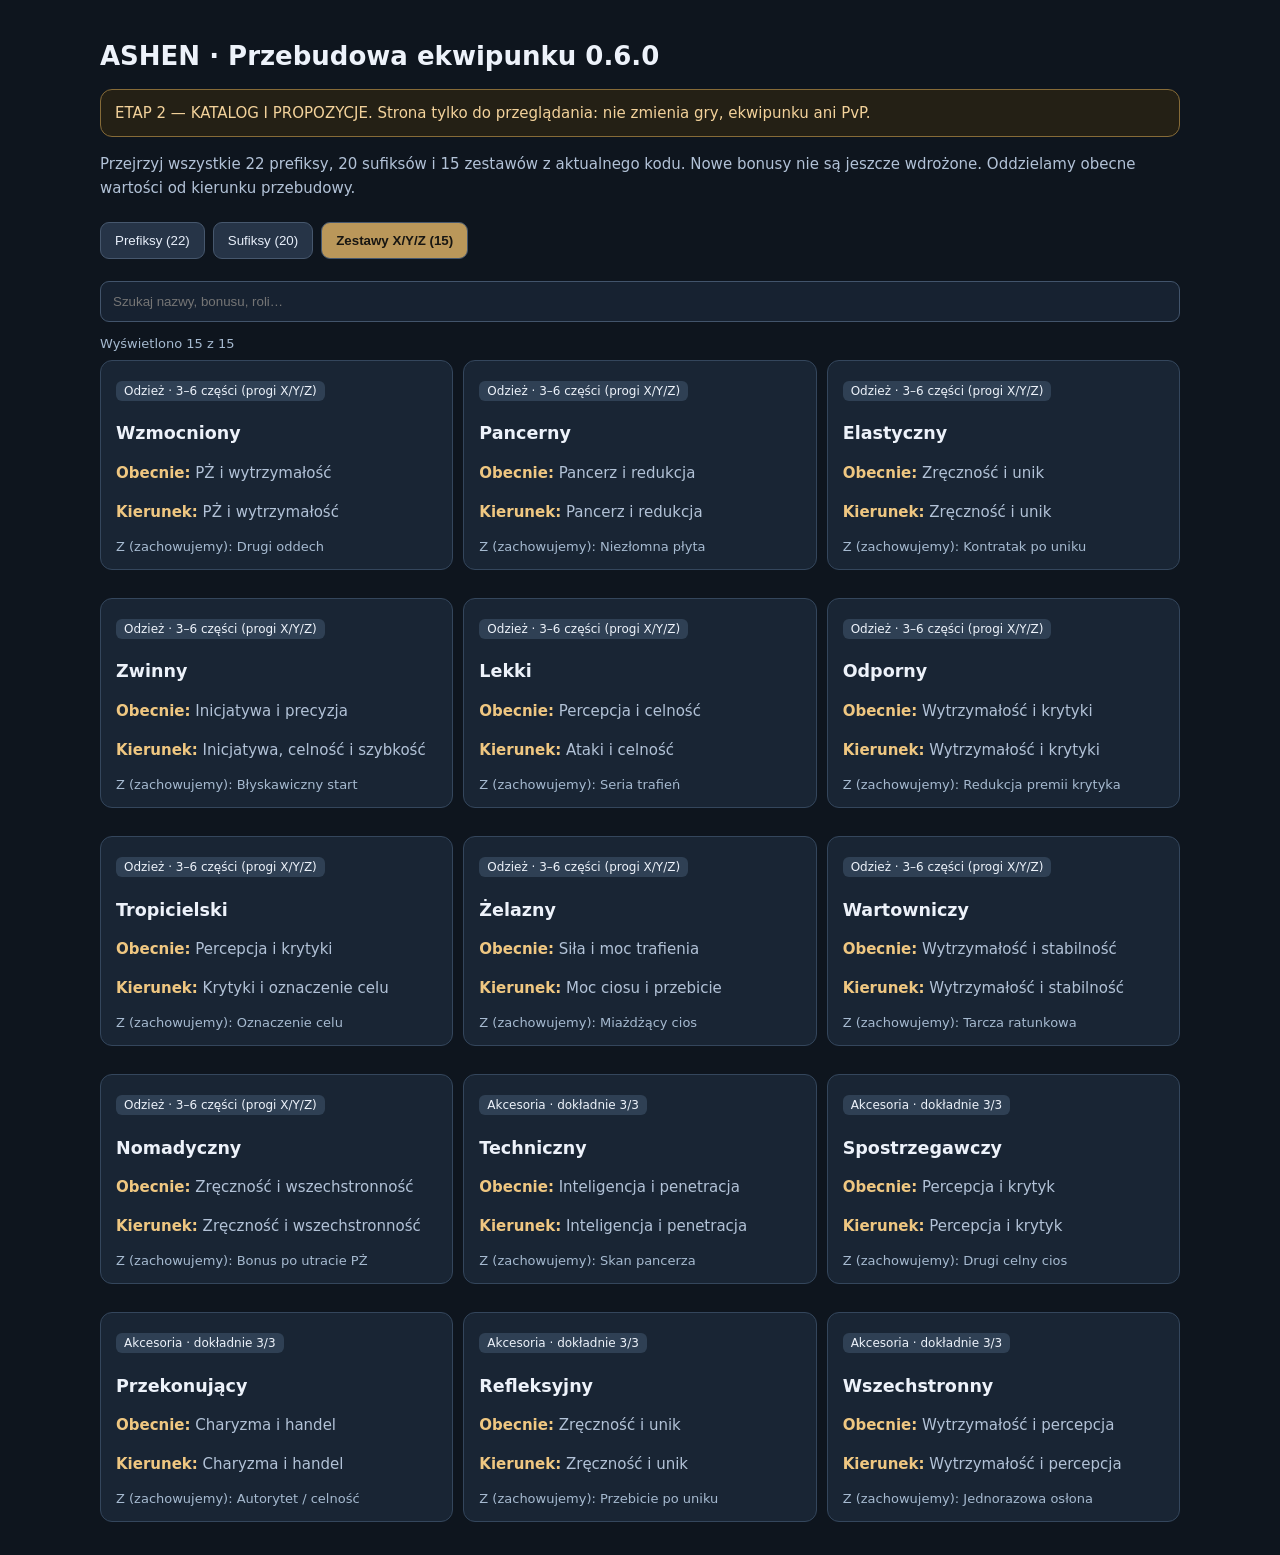
<file: tools/ashen-060-katalog-etap-2.html>
<!doctype html><html lang="pl"><head><meta charset="utf-8"><meta name="viewport" content="width=device-width,initial-scale=1"><title>ASHEN 0.6.0 — Katalog zestawów i modyfikatorów</title><style>body{margin:0;background:#0e151e;color:#edf2fa;font:15px system-ui,Arial}main{max-width:1080px;margin:0 auto;padding:24px}h1{font-size:26px}p{color:#b2c2d7;line-height:1.6}.note{border:1px solid #866b38;color:#f3d29b;background:#242015;padding:14px;border-radius:12px}.tabs{display:flex;gap:8px;flex-wrap:wrap;margin:22px 0}.tabs button{background:#263447;color:#e7eef9;border:1px solid #46576d;border-radius:9px;padding:10px 14px;cursor:pointer}.tabs button.active{background:#ba975a;color:#181612;font-weight:700}input{background:#172231;color:white;border:1px solid #42546b;padding:12px;border-radius:9px;width:100%;box-sizing:border-box;margin-bottom:14px}.card{background:#192534;border:1px solid #34465c;border-radius:12px;padding:15px;margin:9px 0}.small{font-size:13px;color:#a6bad0}.tag{display:inline-block;background:#2f4054;padding:3px 8px;border-radius:6px;font-size:12px;margin:5px 0}strong{color:#efc781}.grid{display:grid;grid-template-columns:repeat(auto-fill,minmax(290px,1fr));gap:10px}@media(max-width:700px){main{padding:12px}h1{font-size:21px}}</style></head><body><main><h1>ASHEN · Przebudowa ekwipunku 0.6.0</h1><div class="note">ETAP 2 — KATALOG I PROPOZYCJE. Strona tylko do przeglądania: nie zmienia gry, ekwipunku ani PvP.</div><p>Przejrzyj wszystkie 22 prefiksy, 20 sufiksów i 15 zestawów z aktualnego kodu. Nowe bonusy nie są jeszcze wdrożone. Oddzielamy obecne wartości od kierunku przebudowy.</p><div class="tabs"><button data-tab="prefixes">Prefiksy (22)</button><button data-tab="suffixes">Sufiksy (20)</button><button data-tab="sets">Zestawy X/Y/Z (15)</button></div><input id="search" placeholder="Szukaj nazwy, bonusu, roli…"><div id="summary" class="small"></div><div id="list" class="grid"></div></main><script>const DATA={"source": "ASHEN 0.5.4.1, js/game.js (etap 1 laboratorium)", "state": "PROJEKT — BEZ WDROŻENIA WALKI", "prefixes": [{"id": "weapon_precise", "name": "Precyzyjny", "slotRestriction": "weapon", "currentBonuses": {"per": 2, "accuracy": 3}, "proposedRole": "Celność / stabilność", "proposalStatus": "rebalans wartości"}, {"id": "weapon_brutal", "name": "Brutalny", "slotRestriction": "meleeWeapon", "currentBonuses": {"str": 2, "damagePct": 4}, "proposedRole": "Silny cios wręcz", "proposalStatus": "rebalans wartości"}, {"id": "weapon_destructive", "name": "Niszczycielski", "slotRestriction": "weapon", "currentBonuses": {"damagePct": 8}, "proposedRole": "Obrażenia", "proposalStatus": "rebalans wartości"}, {"id": "weapon_lethal", "name": "Zabójczy", "slotRestriction": "weapon", "currentBonuses": {"critPp": 4}, "proposedRole": "Krytyki", "proposalStatus": "rebalans wartości"}, {"id": "weapon_quick", "name": "Szybki", "slotRestriction": "lightWeapon", "currentBonuses": {"extraAttacks": 1}, "proposedRole": "Dodatkowy pełny atak — test balansu", "proposalStatus": "rebalans wartości"}, {"id": "weapon_stable", "name": "Stabilny", "slotRestriction": "weapon", "currentBonuses": {"accuracy": 5, "critPp": 2}, "proposedRole": "Celność i krytyki", "proposalStatus": "rebalans wartości"}, {"id": "weapon_piercing", "name": "Przebijający", "slotRestriction": "weapon", "currentBonuses": {"armorPen": 4}, "proposedRole": "Przebicie pancerza", "proposalStatus": "rebalans wartości"}, {"id": "armor_reinforced", "name": "Wzmocniony", "slotRestriction": "clothing", "currentBonuses": {"end": 2}, "proposedRole": "Specjalizacja odzieży", "proposalStatus": "zachować rodzinę; zbadać X/Y/Z"}, {"id": "armor_plated", "name": "Pancerny", "slotRestriction": "clothingArmor", "currentBonuses": {"armorPct": 15}, "proposedRole": "Specjalizacja odzieży", "proposalStatus": "zachować rodzinę; zbadać X/Y/Z"}, {"id": "armor_agile", "name": "Zwinny", "slotRestriction": "clothing", "currentBonuses": {"dex": 2}, "proposedRole": "Specjalizacja odzieży", "proposalStatus": "zachować rodzinę; zbadać X/Y/Z"}, {"id": "armor_flexible", "name": "Elastyczny", "slotRestriction": "clothing", "currentBonuses": {"dex": 2}, "proposedRole": "Specjalizacja odzieży", "proposalStatus": "zachować rodzinę; zbadać X/Y/Z"}, {"id": "armor_light", "name": "Lekki", "slotRestriction": "clothing", "currentBonuses": {"dex": 1, "per": 1}, "proposedRole": "Specjalizacja odzieży", "proposalStatus": "zachować rodzinę; zbadać X/Y/Z"}, {"id": "armor_resistant", "name": "Odporny", "slotRestriction": "clothingArmor", "currentBonuses": {"end": 1, "armorPct": 8}, "proposedRole": "Specjalizacja odzieży", "proposalStatus": "zachować rodzinę; zbadać X/Y/Z"}, {"id": "armor_tracker", "name": "Tropicielski", "slotRestriction": "clothing", "currentBonuses": {"per": 2}, "proposedRole": "Specjalizacja odzieży", "proposalStatus": "zachować rodzinę; zbadać X/Y/Z"}, {"id": "armor_iron", "name": "Żelazny", "slotRestriction": "clothing", "currentBonuses": {"str": 3}, "proposedRole": "Specjalizacja odzieży", "proposalStatus": "zachować rodzinę; zbadać X/Y/Z"}, {"id": "armor_warden", "name": "Wartowniczy", "slotRestriction": "clothing", "currentBonuses": {"end": 2}, "proposedRole": "Specjalizacja odzieży", "proposalStatus": "zachować rodzinę; zbadać X/Y/Z"}, {"id": "armor_nomad", "name": "Nomadyczny", "slotRestriction": "clothing", "currentBonuses": {"dex": 2}, "proposedRole": "Specjalizacja odzieży", "proposalStatus": "zachować rodzinę; zbadać X/Y/Z"}, {"id": "accessory_technical", "name": "Techniczny", "slotRestriction": "accessory", "currentBonuses": {"int": 2}, "proposedRole": "Specjalizacja akcesoriów", "proposalStatus": "zachować rodzinę; zbadać X/Y/Z"}, {"id": "accessory_observant", "name": "Spostrzegawczy", "slotRestriction": "accessory", "currentBonuses": {"per": 2}, "proposedRole": "Specjalizacja akcesoriów", "proposalStatus": "zachować rodzinę; zbadać X/Y/Z"}, {"id": "accessory_persuasive", "name": "Przekonujący", "slotRestriction": "accessory", "currentBonuses": {"cha": 2}, "proposedRole": "Specjalizacja akcesoriów", "proposalStatus": "zachować rodzinę; zbadać X/Y/Z"}, {"id": "accessory_reflexive", "name": "Refleksyjny", "slotRestriction": "accessory", "currentBonuses": {"dex": 2}, "proposedRole": "Specjalizacja akcesoriów", "proposalStatus": "zachować rodzinę; zbadać X/Y/Z"}, {"id": "accessory_versatile", "name": "Wszechstronny", "slotRestriction": "accessory", "currentBonuses": {"per": 1, "int": 1}, "proposedRole": "Specjalizacja akcesoriów", "proposalStatus": "zachować rodzinę; zbadać X/Y/Z"}], "suffixes": [{"id": "weapon_hunter", "name": "Łowcy", "slotRestriction": "weapon", "currentBonuses": {"per": 2, "accuracy": 2}, "proposedRole": "Celność / tropienie", "proposalStatus": "rebalans wartości"}, {"id": "weapon_sniper", "name": "Snajpera", "slotRestriction": "ranged", "currentBonuses": {"per": 2, "critPp": 2}, "proposedRole": "Krytyki dystansowe", "proposalStatus": "rebalans wartości"}, {"id": "weapon_berserker", "name": "Berserkera", "slotRestriction": "weapon", "currentBonuses": {"damagePct": 8, "accuracy": -4}, "proposedRole": "Obrażenia za cenę celności", "proposalStatus": "rebalans wartości"}, {"id": "weapon_executioner", "name": "Egzekutora", "slotRestriction": "weapon", "currentBonuses": {"critPp": 4}, "proposedRole": "Szansa krytyka", "proposalStatus": "rebalans wartości"}, {"id": "weapon_warrior", "name": "Wojownika", "slotRestriction": "meleeWeapon", "currentBonuses": {"str": 2, "damagePct": 3}, "proposedRole": "Siła i obrażenia wręcz", "proposalStatus": "rebalans wartości"}, {"id": "weapon_destroyer", "name": "Niszczyciela", "slotRestriction": "weapon", "currentBonuses": {"damagePct": 5, "armorPen": 1}, "proposedRole": "Obrażenia i przebicie", "proposalStatus": "rebalans wartości"}, {"id": "weapon_piercer", "name": "Penetratora", "slotRestriction": "weapon", "currentBonuses": {"armorPen": 5}, "proposedRole": "Przebicie pancerza", "proposalStatus": "rebalans wartości"}, {"id": "weapon_duelist", "name": "Fechmistrza", "slotRestriction": "oneHandWeapon", "currentBonuses": {"critPp": 3, "accuracy": 3}, "proposedRole": "Precyzja i krytyki broni 1R", "proposalStatus": "rebalans wartości"}, {"id": "armor_survivor", "name": "Ocalonego", "slotRestriction": "clothing", "currentBonuses": {"end": 3}, "proposedRole": "Specjalizacja odzieży", "proposalStatus": "audyt synergii z setami"}, {"id": "armor_guard", "name": "Strażnika", "slotRestriction": "clothingArmor", "currentBonuses": {"armorPct": 10}, "proposedRole": "Specjalizacja odzieży", "proposalStatus": "audyt synergii z setami"}, {"id": "armor_wanderer", "name": "Wędrowca", "slotRestriction": "clothing", "currentBonuses": {"end": 1, "per": 1}, "proposedRole": "Specjalizacja odzieży", "proposalStatus": "audyt synergii z setami"}, {"id": "armor_scout", "name": "Zwiadowcy", "slotRestriction": "clothing", "currentBonuses": {"dex": 2}, "proposedRole": "Specjalizacja odzieży", "proposalStatus": "audyt synergii z setami"}, {"id": "armor_tough", "name": "Twardziela", "slotRestriction": "clothing", "currentBonuses": {"str": 2}, "proposedRole": "Specjalizacja odzieży", "proposalStatus": "audyt synergii z setami"}, {"id": "armor_ironwill", "name": "Żelaznej Woli", "slotRestriction": "clothing", "currentBonuses": {"end": 1, "int": 1}, "proposedRole": "Specjalizacja odzieży", "proposalStatus": "audyt synergii z setami"}, {"id": "accessory_technician", "name": "Technika", "slotRestriction": "accessory", "currentBonuses": {"int": 3}, "proposedRole": "Specjalizacja akcesoriów", "proposalStatus": "audyt synergii z setami"}, {"id": "accessory_negotiator", "name": "Negocjatora", "slotRestriction": "accessory", "currentBonuses": {"cha": 3}, "proposedRole": "Specjalizacja akcesoriów", "proposalStatus": "audyt synergii z setami"}, {"id": "accessory_tracker", "name": "Tropiciela", "slotRestriction": "accessory", "currentBonuses": {"per": 3}, "proposedRole": "Specjalizacja akcesoriów", "proposalStatus": "audyt synergii z setami"}, {"id": "accessory_leader", "name": "Przywódcy", "slotRestriction": "accessory", "currentBonuses": {"cha": 2, "end": 1}, "proposedRole": "Specjalizacja akcesoriów", "proposalStatus": "audyt synergii z setami"}, {"id": "accessory_explorer", "name": "Odkrywcy", "slotRestriction": "accessory", "currentBonuses": {"int": 1, "per": 1}, "proposedRole": "Specjalizacja akcesoriów", "proposalStatus": "audyt synergii z setami"}, {"id": "accessory_survivor", "name": "Ocalałego", "slotRestriction": "accessory", "currentBonuses": {"end": 2}, "proposedRole": "Specjalizacja akcesoriów", "proposalStatus": "audyt synergii z setami"}], "sets": [{"id": "armor_reinforced", "name": "Wzmocniony", "category": "Odzież", "currentRole": "PŻ i wytrzymałość", "proposedSpecialization": "PŻ i wytrzymałość", "zAbility": "Drugi oddech", "setActivation": "3–6 części (progi X/Y/Z)", "proposal": "Zachować Mistrzostwo Z; zbadać zmianę X/Y bez utraty specjalizacji"}, {"id": "armor_plated", "name": "Pancerny", "category": "Odzież", "currentRole": "Pancerz i redukcja", "proposedSpecialization": "Pancerz i redukcja", "zAbility": "Niezłomna płyta", "setActivation": "3–6 części (progi X/Y/Z)", "proposal": "Zachować Mistrzostwo Z; zbadać zmianę X/Y bez utraty specjalizacji"}, {"id": "armor_flexible", "name": "Elastyczny", "category": "Odzież", "currentRole": "Zręczność i unik", "proposedSpecialization": "Zręczność i unik", "zAbility": "Kontratak po uniku", "setActivation": "3–6 części (progi X/Y/Z)", "proposal": "Zachować Mistrzostwo Z; zbadać zmianę X/Y bez utraty specjalizacji"}, {"id": "armor_agile", "name": "Zwinny", "category": "Odzież", "currentRole": "Inicjatywa i precyzja", "proposedSpecialization": "Inicjatywa, celność i szybkość", "zAbility": "Błyskawiczny start", "setActivation": "3–6 części (progi X/Y/Z)", "proposal": "Zachować Mistrzostwo Z; zbadać zmianę X/Y bez utraty specjalizacji"}, {"id": "armor_light", "name": "Lekki", "category": "Odzież", "currentRole": "Percepcja i celność", "proposedSpecialization": "Ataki i celność", "zAbility": "Seria trafień", "setActivation": "3–6 części (progi X/Y/Z)", "proposal": "Kandydat na bonus dodatkowego ataku X/Y; sprawdzić skalowanie Z dla 6–12 ciosów"}, {"id": "armor_resistant", "name": "Odporny", "category": "Odzież", "currentRole": "Wytrzymałość i krytyki", "proposedSpecialization": "Wytrzymałość i krytyki", "zAbility": "Redukcja premii krytyka", "setActivation": "3–6 części (progi X/Y/Z)", "proposal": "Zachować Mistrzostwo Z; zbadać zmianę X/Y bez utraty specjalizacji"}, {"id": "armor_tracker", "name": "Tropicielski", "category": "Odzież", "currentRole": "Percepcja i krytyki", "proposedSpecialization": "Krytyki i oznaczenie celu", "zAbility": "Oznaczenie celu", "setActivation": "3–6 części (progi X/Y/Z)", "proposal": "Zachować Mistrzostwo Z; zbadać zmianę X/Y bez utraty specjalizacji"}, {"id": "armor_iron", "name": "Żelazny", "category": "Odzież", "currentRole": "Siła i moc trafienia", "proposedSpecialization": "Moc ciosu i przebicie", "zAbility": "Miażdżący cios", "setActivation": "3–6 części (progi X/Y/Z)", "proposal": "Zachować Mistrzostwo Z; zbadać zmianę X/Y bez utraty specjalizacji"}, {"id": "armor_warden", "name": "Wartowniczy", "category": "Odzież", "currentRole": "Wytrzymałość i stabilność", "proposedSpecialization": "Wytrzymałość i stabilność", "zAbility": "Tarcza ratunkowa", "setActivation": "3–6 części (progi X/Y/Z)", "proposal": "Zachować Mistrzostwo Z; zbadać zmianę X/Y bez utraty specjalizacji"}, {"id": "armor_nomad", "name": "Nomadyczny", "category": "Odzież", "currentRole": "Zręczność i wszechstronność", "proposedSpecialization": "Zręczność i wszechstronność", "zAbility": "Bonus po utracie PŻ", "setActivation": "3–6 części (progi X/Y/Z)", "proposal": "Zachować Mistrzostwo Z; zbadać zmianę X/Y bez utraty specjalizacji"}, {"id": "accessory_technical", "name": "Techniczny", "category": "Akcesoria", "currentRole": "Inteligencja i penetracja", "proposedSpecialization": "Inteligencja i penetracja", "zAbility": "Skan pancerza", "setActivation": "dokładnie 3/3", "proposal": "Zachować Mistrzostwo Z; zbadać zmianę X/Y bez utraty specjalizacji"}, {"id": "accessory_observant", "name": "Spostrzegawczy", "category": "Akcesoria", "currentRole": "Percepcja i krytyk", "proposedSpecialization": "Percepcja i krytyk", "zAbility": "Drugi celny cios", "setActivation": "dokładnie 3/3", "proposal": "Zachować Mistrzostwo Z; zbadać zmianę X/Y bez utraty specjalizacji"}, {"id": "accessory_persuasive", "name": "Przekonujący", "category": "Akcesoria", "currentRole": "Charyzma i handel", "proposedSpecialization": "Charyzma i handel", "zAbility": "Autorytet / celność", "setActivation": "dokładnie 3/3", "proposal": "Zachować Mistrzostwo Z; zbadać zmianę X/Y bez utraty specjalizacji"}, {"id": "accessory_reflexive", "name": "Refleksyjny", "category": "Akcesoria", "currentRole": "Zręczność i unik", "proposedSpecialization": "Zręczność i unik", "zAbility": "Przebicie po uniku", "setActivation": "dokładnie 3/3", "proposal": "Zachować Mistrzostwo Z; zbadać zmianę X/Y bez utraty specjalizacji"}, {"id": "accessory_versatile", "name": "Wszechstronny", "category": "Akcesoria", "currentRole": "Wytrzymałość i percepcja", "proposedSpecialization": "Wytrzymałość i percepcja", "zAbility": "Jednorazowa osłona", "setActivation": "dokładnie 3/3", "proposal": "Zachować Mistrzostwo Z; zbadać zmianę X/Y bez utraty specjalizacji"}], "constraints": {"fixedWeaponBaseStats": true, "extraAttackSources": ["prefiks", "sufiks", "artefakt", "zestaw"], "quality": ["Zwykły", "Rzadki", "Epicki", "Legendarny", "Mityczny"], "socketGeneration": "wyłącznie przy zdobyciu", "keepExistingZAbilities": 15}};let type='sets';const labels={str:'Siła',dex:'Zręczność',end:'Wytrzymałość',per:'Percepcja',int:'Inteligencja',cha:'Charyzma',accuracy:'Celność',damagePct:'Obrażenia %',critPp:'Szansa krytyka (pp)',armorPen:'Przebicie pancerza',extraAttacks:'Dodatkowe ataki',armorPct:'Pancerz %'};const esc=s=>String(s).replace(/[&<>"']/g,c=>({'&':'&amp;','<':'&lt;','>':'&gt;','"':'&quot;',"'":'&#39;'}[c]));function bonuses(b){return Object.entries(b).map(([k,v])=>`${labels[k]||k}: ${v>0?'+':''}${v}`).join(' · ')||'Brak';}function render(){const q=document.getElementById('search').value.toLowerCase();let v=DATA[type].filter(x=>JSON.stringify(x).toLowerCase().includes(q));document.querySelectorAll('[data-tab]').forEach(b=>b.classList.toggle('active',b.dataset.tab===type));document.getElementById('summary').textContent=`Wyświetlono ${v.length} z ${DATA[type].length}`;document.getElementById('list').innerHTML=v.map(x=>type==='sets'?`<article class="card"><span class="tag">${esc(x.category)} · ${esc(x.setActivation)}</span><h3>${esc(x.name)}</h3><p><strong>Obecnie:</strong> ${esc(x.currentRole)}</p><p><strong>Kierunek:</strong> ${esc(x.proposedSpecialization)}</p><div class="small">Z (zachowujemy): ${esc(x.zAbility)}</div></article>`:`<article class="card"><span class="tag">${esc(x.slotRestriction)}</span><h3>${esc(x.name)}</h3><div class="small">${esc(x.id)}</div><p><strong>Obecnie:</strong> ${esc(bonuses(x.currentBonuses))}</p><p><strong>Rola:</strong> ${esc(x.proposedRole)}</p><div class="small">${esc(x.proposalStatus)}</div></article>`).join('')||'<p>Brak wyników</p>';}document.querySelectorAll('[data-tab]').forEach(b=>b.onclick=()=>{type=b.dataset.tab;render()});document.getElementById('search').oninput=render;render();</script></body></html>
</file>
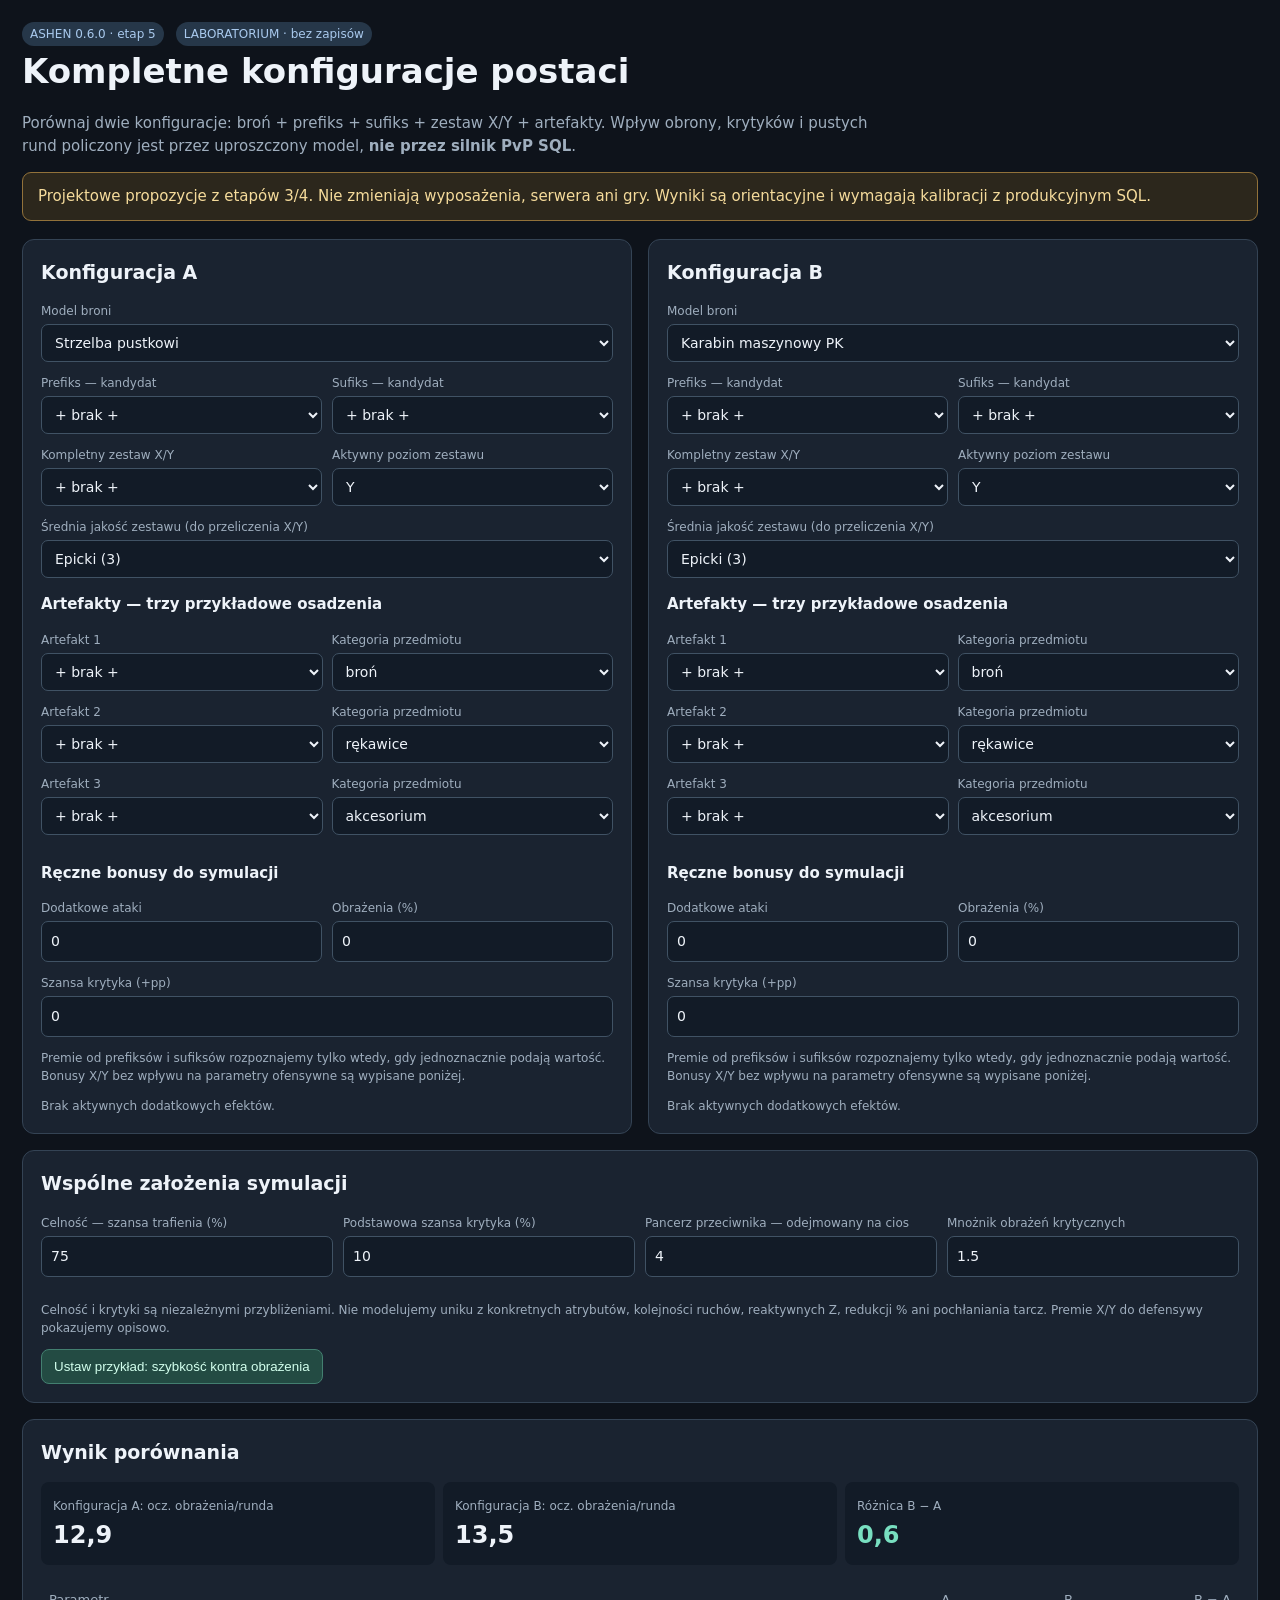
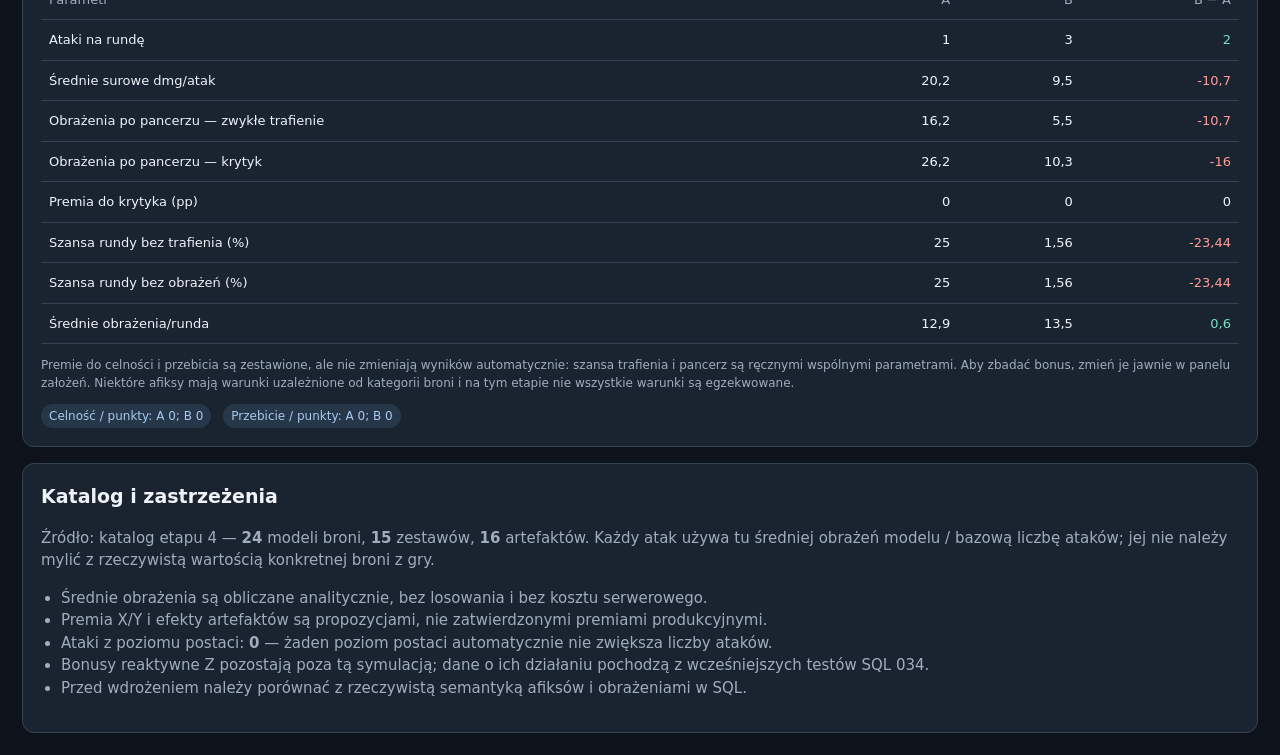
<file: tools/ashen-060-konfiguracje-etap-5.html>
<!doctype html><html lang="pl"><head><meta charset="utf-8"><meta name="viewport" content="width=device-width,initial-scale=1"><title>ASHEN — laboratorium kompletnych konfiguracji · 0.6.0/5</title><style>
:root{color-scheme:dark;--bg:#0e131b;--panel:#1a2330;--panel2:#121b27;--line:#344354;--muted:#9faebe;--ink:#eef3f9;--teal:#78dfc0;--red:#ff9d97;--amber:#ffd18c}*{box-sizing:border-box}body{background:var(--bg);color:var(--ink);font:15px/1.5 system-ui,Segoe UI,Arial;margin:0;padding:22px}main{max-width:1320px;margin:auto}h1{font-size:clamp(23px,3vw,34px);margin:0}h2{font-size:19px;margin:0 0 16px}h3{font-size:15px}p{color:var(--muted)}.lead{max-width:850px}.warn{border:1px solid #92723a;background:#2c271c;padding:12px 15px;border-radius:9px;color:#f5db9b}.grid{display:grid;grid-template-columns:repeat(2,minmax(0,1fr));gap:16px;margin-top:18px}.card{padding:18px;background:var(--panel);border:1px solid var(--line);border-radius:12px}.split{display:grid;grid-template-columns:repeat(2,minmax(0,1fr));gap:10px}label{display:flex;flex-direction:column;gap:4px;color:var(--muted);font-size:12px;margin-bottom:12px}select,input{width:100%;background:var(--panel2);border:1px solid #405264;border-radius:7px;color:var(--ink);padding:9px;font:inherit;font-size:14px}select:focus,input:focus{outline:2px solid var(--teal)}.row{display:flex;gap:12px;flex-wrap:wrap}.pill{background:#263749;color:#a9c9ed;padding:3px 8px;border-radius:12px;font-size:12px}.kpis{display:grid;grid-template-columns:repeat(3,minmax(0,1fr));gap:8px}.kpi{background:var(--panel2);padding:12px;border-radius:8px}.kpi strong{display:block;font-size:24px}.kpi span{color:var(--muted);font-size:12px}.good{color:var(--teal)}.bad{color:var(--red)}.amb{color:var(--amber)}table{border-collapse:collapse;width:100%;font-size:13px}th,td{padding:10px 8px;text-align:right;border-bottom:1px solid var(--line)}th:first-child,td:first-child{text-align:left}th{color:var(--muted);font-weight:500}.full{grid-column:1/-1}.mini{font-size:12px;color:var(--muted)}.artrow{display:grid;grid-template-columns:1fr 1fr;gap:9px}ul{padding-left:20px;color:var(--muted)}code{color:#b5ecdc}button{background:#234b43;color:#d2ffed;border:1px solid #437f70;border-radius:8px;padding:9px 12px;cursor:pointer}button:hover{background:#326454}@media(max-width:760px){body{padding:12px}.grid,.split{grid-template-columns:1fr}.kpis{grid-template-columns:1fr 1fr}.artrow{grid-template-columns:1fr}}
</style></head><body><main><header><div class="row"><span class="pill">ASHEN 0.6.0 · etap 5</span><span class="pill">LABORATORIUM · bez zapisów</span></div><h1>Kompletne konfiguracje postaci</h1><p class="lead">Porównaj dwie konfiguracje: broń + prefiks + sufiks + zestaw X/Y + artefakty. Wpływ obrony, krytyków i pustych rund policzony jest przez uproszczony model, <strong>nie przez silnik PvP SQL</strong>.</p><div class="warn">Projektowe propozycje z etapów 3/4. Nie zmieniają wyposażenia, serwera ani gry. Wyniki są orientacyjne i wymagają kalibracji z produkcyjnym SQL.</div></header><section class="grid"><div id="buildA" class="card"></div><div id="buildB" class="card"></div><div class="card full"><h2>Wspólne założenia symulacji</h2><div class="split"><div class="split"><label>Celność — szansa trafienia (%)<input id="hit" type="number" min="5" max="100" step="5" value="75"></label><label>Podstawowa szansa krytyka (%)<input id="crit" type="number" min="0" max="75" step="1" value="10"></label></div><div class="split"><label>Pancerz przeciwnika — odejmowany na cios<input id="armor" type="number" min="0" max="500" step="1" value="4"></label><label>Mnożnik obrażeń krytycznych<input id="mult" type="number" min="1" max="4" step="0.1" value="1.5"></label></div></div><p class="mini">Celność i krytyki są niezależnymi przybliżeniami. Nie modelujemy uniku z konkretnych atrybutów, kolejności ruchów, reaktywnych Z, redukcji % ani pochłaniania tarcz. Premie X/Y do defensywy pokazujemy opisowo.</p><button id="preset">Ustaw przykład: szybkość kontra obrażenia</button></div><div class="card full"><h2>Wynik porównania</h2><div id="results"></div></div><div class="card full"><h2>Katalog i zastrzeżenia</h2><div id="sources"></div></div></section></main><script>const DATA={"status": "PROJEKT — NIE WDROŻONO W GRZE ANI SQL", "version": "0.6.0 etap 4", "source": "ASHEN 0.6.0 etap 2/3, bazowe 24 bronie, istniejące 15 rodzin", "principles": ["Statystyki bazowe broni i liczba ataków nie rosną z poziomem postaci", "X/Y skalowane przez średnią jakość, Z bez zmian", "Zestaw akcesoriów 3/3, zestaw odzieży od 3 elementów", "Gniazda 0-3 tylko przy zdobyciu przedmiotu, także akcesoria", "Jedna rodzina artefaktu maksymalnie raz w jednym przedmiocie", "Rezonans przy 3 osadzonych artefaktach tej samej rodziny, jeden bonus na rodzinę", "Nie zmieniamy produkcyjnego PvP, przedmiotów ani SQL"], "quality_order": ["Zwykły", "Rzadki", "Epicki", "Legendarny", "Mityczny"], "quality_scale_proposal": "1 + 0,12 * (średnia jakość - 1); skalowane tylko wartości X/Y procentowe i liczbowe, nie dodatkowe ataki ani aktywacje Z", "sets": [{"name": "Wzmocniony", "category": "Odzież", "x": {"stat": "max_hp_pct", "value": 6}, "y": {"stat": "damage_reduction_pct", "value": 3}, "z_unchanged": "Drugi oddech", "note": "Wartości bazowe przy średniej jakości 1; do kalibracji z realnymi progami SQL"}, {"name": "Pancerny", "category": "Odzież", "x": {"stat": "armor_pct", "value": 8}, "y": {"stat": "damage_reduction_pct", "value": 3}, "z_unchanged": "Niezłomna płyta", "note": "Wartości bazowe przy średniej jakości 1; do kalibracji z realnymi progami SQL"}, {"name": "Elastyczny", "category": "Odzież", "x": {"stat": "dodge_points", "value": 1.2}, "y": {"stat": "hit_after_dodge_dmg_pct", "value": 4}, "z_unchanged": "Kontratak po uniku", "note": "Wartości bazowe przy średniej jakości 1; do kalibracji z realnymi progami SQL"}, {"name": "Zwinny", "category": "Odzież", "x": {"stat": "accuracy_points", "value": 2}, "y": {"stat": "initiative_points", "value": 3}, "z_unchanged": "Błyskawiczny start", "note": "Wartości bazowe przy średniej jakości 1; do kalibracji z realnymi progami SQL"}, {"name": "Lekki", "category": "Odzież", "x": {"stat": "accuracy_points", "value": 2}, "y": {"stat": "extra_attacks", "value": 1}, "z_unchanged": "Seria trafień", "note": "Wartości bazowe przy średniej jakości 1; do kalibracji z realnymi progami SQL"}, {"name": "Odporny", "category": "Odzież", "x": {"stat": "endurance", "value": 2}, "y": {"stat": "critical_bonus_reduction_pct", "value": 8}, "z_unchanged": "Redukcja krytyka", "note": "Wartości bazowe przy średniej jakości 1; do kalibracji z realnymi progami SQL"}, {"name": "Tropicielski", "category": "Odzież", "x": {"stat": "perception", "value": 2}, "y": {"stat": "crit_points", "value": 2}, "z_unchanged": "Oznaczenie celu", "note": "Wartości bazowe przy średniej jakości 1; do kalibracji z realnymi progami SQL"}, {"name": "Żelazny", "category": "Odzież", "x": {"stat": "strength", "value": 2}, "y": {"stat": "penetration_points", "value": 2}, "z_unchanged": "Miażdżący cios", "note": "Wartości bazowe przy średniej jakości 1; do kalibracji z realnymi progami SQL"}, {"name": "Wartowniczy", "category": "Odzież", "x": {"stat": "max_hp_pct", "value": 5}, "y": {"stat": "shield_capacity_pct", "value": 3}, "z_unchanged": "Tarcza ratunkowa", "note": "Wartości bazowe przy średniej jakości 1; do kalibracji z realnymi progami SQL"}, {"name": "Nomadyczny", "category": "Odzież", "x": {"stat": "agility", "value": 2}, "y": {"stat": "expedition_resources_pct", "value": 5}, "z_unchanged": "Bonus po utracie PŻ", "note": "Wartości bazowe przy średniej jakości 1; do kalibracji z realnymi progami SQL"}, {"name": "Techniczny", "category": "Akcesoria", "x": {"stat": "intelligence", "value": 2}, "y": {"stat": "penetration_points", "value": 3}, "z_unchanged": "Skan pancerza", "note": "Wartości bazowe przy średniej jakości 1; do kalibracji z realnymi progami SQL"}, {"name": "Spostrzegawczy", "category": "Akcesoria", "x": {"stat": "perception", "value": 2}, "y": {"stat": "crit_points", "value": 2}, "z_unchanged": "Drugi celny cios", "note": "Wartości bazowe przy średniej jakości 1; do kalibracji z realnymi progami SQL"}, {"name": "Przekonujący", "category": "Akcesoria", "x": {"stat": "charisma", "value": 2}, "y": {"stat": "accuracy_points", "value": 3}, "z_unchanged": "Autorytet", "note": "Wartości bazowe przy średniej jakości 1; do kalibracji z realnymi progami SQL"}, {"name": "Refleksyjny", "category": "Akcesoria", "x": {"stat": "agility", "value": 2}, "y": {"stat": "dodge_points", "value": 1}, "z_unchanged": "Przebicie po uniku", "note": "Wartości bazowe przy średniej jakości 1; do kalibracji z realnymi progami SQL"}, {"name": "Wszechstronny", "category": "Akcesoria", "x": {"stat": "perception", "value": 1}, "y": {"stat": "max_hp_pct", "value": 4}, "z_unchanged": "Jednorazowa osłona", "note": "Wartości bazowe przy średniej jakości 1; do kalibracji z realnymi progami SQL"}], "artifacts": [{"family": "Osłonowy", "name": "Płytka Bastionu", "effects": {"broń": {"stat": "pancerz", "value": 2}, "kurtka": {"stat": "pancerz", "value": 3}, "koszulka": {"stat": "pancerz", "value": 1}, "spodnie": {"stat": "pancerz", "value": 1}, "buty": {"stat": "pancerz", "value": 1}, "nakrycie głowy": {"stat": "pancerz", "value": 1}, "rękawice": {"stat": "pancerz", "value": 2}, "akcesorium": {"stat": "pancerz", "value": 1}}, "quality": "odrębna od jakości przedmiotu", "stage": "PROJEKT"}, {"family": "Osłonowy", "name": "Membrana Schronu", "effects": {"broń": {"stat": "PŻ", "value": 3}, "kurtka": {"stat": "PŻ", "value": 8}, "koszulka": {"stat": "PŻ", "value": 5}, "spodnie": {"stat": "PŻ", "value": 5}, "buty": {"stat": "PŻ", "value": 4}, "nakrycie głowy": {"stat": "PŻ", "value": 4}, "rękawice": {"stat": "PŻ", "value": 5}, "akcesorium": {"stat": "PŻ", "value": 5}}, "quality": "odrębna od jakości przedmiotu", "stage": "PROJEKT"}, {"family": "Niszczycielski", "name": "Żar Bez Płomienia", "effects": {"broń": {"stat": "obrażenia %", "value": 3}, "kurtka": {"stat": "obrażenia %", "value": 1}, "koszulka": {"stat": "obrażenia %", "value": 1}, "spodnie": {"stat": "obrażenia %", "value": 1}, "buty": {"stat": "obrażenia %", "value": 1}, "nakrycie głowy": {"stat": "obrażenia %", "value": 1}, "rękawice": {"stat": "obrażenia %", "value": 2}, "akcesorium": {"stat": "obrażenia %", "value": 1}}, "quality": "odrębna od jakości przedmiotu", "stage": "PROJEKT"}, {"family": "Niszczycielski", "name": "Rdzeń Rozdarcia", "effects": {"broń": {"stat": "przebicie", "value": 2}, "kurtka": {"stat": "przebicie", "value": 1}, "koszulka": {"stat": "przebicie", "value": 1}, "spodnie": {"stat": "przebicie", "value": 1}, "buty": {"stat": "przebicie", "value": 0}, "nakrycie głowy": {"stat": "przebicie", "value": 1}, "rękawice": {"stat": "przebicie", "value": 1}, "akcesorium": {"stat": "przebicie", "value": 1}}, "quality": "odrębna od jakości przedmiotu", "stage": "PROJEKT"}, {"family": "Tropicielski", "name": "Oko Martwej Strefy", "effects": {"broń": {"stat": "celność", "value": 2}, "kurtka": {"stat": "celność", "value": 1}, "koszulka": {"stat": "celność", "value": 1}, "spodnie": {"stat": "celność", "value": 1}, "buty": {"stat": "celność", "value": 1}, "nakrycie głowy": {"stat": "celność", "value": 2}, "rękawice": {"stat": "celność", "value": 1}, "akcesorium": {"stat": "celność", "value": 1}}, "quality": "odrębna od jakości przedmiotu", "stage": "PROJEKT"}, {"family": "Tropicielski", "name": "Soczewka Łowcy", "effects": {"broń": {"stat": "krytyk pp", "value": 1}, "kurtka": {"stat": "krytyk pp", "value": 0}, "koszulka": {"stat": "krytyk pp", "value": 0}, "spodnie": {"stat": "krytyk pp", "value": 0}, "buty": {"stat": "krytyk pp", "value": 0}, "nakrycie głowy": {"stat": "krytyk pp", "value": 1}, "rękawice": {"stat": "krytyk pp", "value": 1}, "akcesorium": {"stat": "krytyk pp", "value": 1}}, "quality": "odrębna od jakości przedmiotu", "stage": "PROJEKT"}, {"family": "Refleksyjny", "name": "Impuls Ruchu", "effects": {"broń": {"stat": "unik pkt", "value": 0.4}, "kurtka": {"stat": "unik pkt", "value": 0.6}, "koszulka": {"stat": "unik pkt", "value": 0.5}, "spodnie": {"stat": "unik pkt", "value": 0.7}, "buty": {"stat": "unik pkt", "value": 0.8}, "nakrycie głowy": {"stat": "unik pkt", "value": 0.3}, "rękawice": {"stat": "unik pkt", "value": 0.4}, "akcesorium": {"stat": "unik pkt", "value": 0.5}}, "quality": "odrębna od jakości przedmiotu", "stage": "PROJEKT"}, {"family": "Refleksyjny", "name": "Iskra Tempa", "effects": {"broń": {"stat": "szybkość", "value": 1, "condition": "Tylko modele z co najmniej 2 bazowymi atakami; +1 pełny atak (kandydat do balansu)"}, "kurtka": {"stat": "unik pkt", "value": 0.3}, "koszulka": {"stat": "unik pkt", "value": 0.3}, "spodnie": {"stat": "unik pkt", "value": 0.3}, "buty": {"stat": "unik pkt", "value": 0.3}, "nakrycie głowy": {"stat": "celność", "value": 1}, "rękawice": {"stat": "celność", "value": 1}, "akcesorium": {"stat": "celność", "value": 1}}, "quality": "odrębna od jakości przedmiotu", "stage": "PROJEKT"}, {"family": "Żelazny", "name": "Żyła Żelaza", "effects": {"broń": {"stat": "wytrzymałość", "value": 1}, "kurtka": {"stat": "wytrzymałość", "value": 2}, "koszulka": {"stat": "wytrzymałość", "value": 1}, "spodnie": {"stat": "wytrzymałość", "value": 1}, "buty": {"stat": "wytrzymałość", "value": 1}, "nakrycie głowy": {"stat": "wytrzymałość", "value": 0}, "rękawice": {"stat": "wytrzymałość", "value": 1}, "akcesorium": {"stat": "wytrzymałość", "value": 1}}, "quality": "odrębna od jakości przedmiotu", "stage": "PROJEKT"}, {"family": "Żelazny", "name": "Gwóźdź Opoki", "effects": {"broń": {"stat": "pancerz", "value": 1}, "kurtka": {"stat": "pancerz", "value": 2}, "koszulka": {"stat": "pancerz", "value": 1}, "spodnie": {"stat": "pancerz", "value": 2}, "buty": {"stat": "pancerz", "value": 1}, "nakrycie głowy": {"stat": "pancerz", "value": 1}, "rękawice": {"stat": "pancerz", "value": 1}, "akcesorium": {"stat": "pancerz", "value": 1}}, "quality": "odrębna od jakości przedmiotu", "stage": "PROJEKT"}, {"family": "Techniczny", "name": "Skaner Rdzenia", "effects": {"broń": {"stat": "przebicie", "value": 2}, "kurtka": {"stat": "przebicie", "value": 0}, "koszulka": {"stat": "przebicie", "value": 0}, "spodnie": {"stat": "przebicie", "value": 0}, "buty": {"stat": "przebicie", "value": 0}, "nakrycie głowy": {"stat": "przebicie", "value": 1}, "rękawice": {"stat": "przebicie", "value": 1}, "akcesorium": {"stat": "przebicie", "value": 1}}, "quality": "odrębna od jakości przedmiotu", "stage": "PROJEKT"}, {"family": "Techniczny", "name": "Moduł Celownika", "effects": {"broń": {"stat": "celność", "value": 2}, "kurtka": {"stat": "celność", "value": 0}, "koszulka": {"stat": "celność", "value": 1}, "spodnie": {"stat": "celność", "value": 0}, "buty": {"stat": "celność", "value": 0}, "nakrycie głowy": {"stat": "celność", "value": 2}, "rękawice": {"stat": "celność", "value": 1}, "akcesorium": {"stat": "celność", "value": 1}}, "quality": "odrębna od jakości przedmiotu", "stage": "PROJEKT"}, {"family": "Nomadyczny", "name": "Kompas Popiołu", "effects": {"broń": {"stat": "surowce %", "value": 1}, "kurtka": {"stat": "surowce %", "value": 1}, "koszulka": {"stat": "surowce %", "value": 2}, "spodnie": {"stat": "surowce %", "value": 2}, "buty": {"stat": "surowce %", "value": 2}, "nakrycie głowy": {"stat": "surowce %", "value": 2}, "rękawice": {"stat": "surowce %", "value": 1}, "akcesorium": {"stat": "surowce %", "value": 2}}, "quality": "odrębna od jakości przedmiotu", "stage": "PROJEKT"}, {"family": "Nomadyczny", "name": "Pamięć Szlaku", "effects": {"broń": {"stat": "PD wypraw %", "value": 1}, "kurtka": {"stat": "PD wypraw %", "value": 1}, "koszulka": {"stat": "PD wypraw %", "value": 1}, "spodnie": {"stat": "PD wypraw %", "value": 2}, "buty": {"stat": "PD wypraw %", "value": 2}, "nakrycie głowy": {"stat": "PD wypraw %", "value": 1}, "rękawice": {"stat": "PD wypraw %", "value": 1}, "akcesorium": {"stat": "PD wypraw %", "value": 2}}, "quality": "odrębna od jakości przedmiotu", "stage": "PROJEKT"}, {"family": "Anomalny", "name": "Echo Burzy", "effects": {"broń": {"stat": "krytyk pp", "value": 2}, "kurtka": {"stat": "krytyk pp", "value": 0}, "koszulka": {"stat": "krytyk pp", "value": 0}, "spodnie": {"stat": "krytyk pp", "value": 0}, "buty": {"stat": "krytyk pp", "value": 0}, "nakrycie głowy": {"stat": "krytyk pp", "value": 1}, "rękawice": {"stat": "krytyk pp", "value": 1}, "akcesorium": {"stat": "krytyk pp", "value": 1}}, "quality": "odrębna od jakości przedmiotu", "stage": "PROJEKT"}, {"family": "Anomalny", "name": "Ziarno Ciszy", "effects": {"broń": {"stat": "PŻ", "value": 4}, "kurtka": {"stat": "PŻ", "value": 6}, "koszulka": {"stat": "PŻ", "value": 4}, "spodnie": {"stat": "PŻ", "value": 3}, "buty": {"stat": "PŻ", "value": 4}, "nakrycie głowy": {"stat": "PŻ", "value": 3}, "rękawice": {"stat": "PŻ", "value": 4}, "akcesorium": {"stat": "PŻ", "value": 4}}, "quality": "odrębna od jakości przedmiotu", "stage": "PROJEKT"}], "resonances": {"Osłonowy": {"stat": "pancerz", "value": 3}, "Niszczycielski": {"stat": "obrażenia %", "value": 3}, "Tropicielski": {"stat": "celność", "value": 2}, "Refleksyjny": {"stat": "unik pkt", "value": 1}, "Żelazny": {"stat": "wytrzymałość", "value": 2}, "Techniczny": {"stat": "przebicie", "value": 2}, "Nomadyczny": {"stat": "surowce %", "value": 4}, "Anomalny": {"stat": "krytyk pp", "value": 1}}, "model_weapons": [{"model": "Pałka ochroniarza", "type": "Biała 1R", "base_attacks": 1, "base_avg_damage": 3.74, "+1_attack_pct": 100.0, "+2_attacks_pct": 200.0, "+10_dmg_pct": 10.0, "+5pp_crit_pct": 2.33, "p_zero_base_pct": 25.0, "p_zero_plus1_pct": 6.25}, {"model": "Żelazna rura", "type": "Biała 1R", "base_attacks": 1, "base_avg_damage": 4.61, "+1_attack_pct": 100.0, "+2_attacks_pct": 200.0, "+10_dmg_pct": 10.0, "+5pp_crit_pct": 2.33, "p_zero_base_pct": 25.0, "p_zero_plus1_pct": 6.25}, {"model": "Klucz francuski", "type": "Biała 1R", "base_attacks": 1, "base_avg_damage": 5.47, "+1_attack_pct": 100.0, "+2_attacks_pct": 200.0, "+10_dmg_pct": 10.0, "+5pp_crit_pct": 2.33, "p_zero_base_pct": 25.0, "p_zero_plus1_pct": 6.25}, {"model": "Zardzewiały nóż", "type": "Biała 1R", "base_attacks": 2, "base_avg_damage": 9.21, "+1_attack_pct": 50.0, "+2_attacks_pct": 100.0, "+10_dmg_pct": 10.0, "+5pp_crit_pct": 2.33, "p_zero_base_pct": 6.25, "p_zero_plus1_pct": 1.56}, {"model": "Tasak z pustkowi", "type": "Biała 1R", "base_attacks": 1, "base_avg_damage": 7.49, "+1_attack_pct": 100.0, "+2_attacks_pct": 200.0, "+10_dmg_pct": 10.0, "+5pp_crit_pct": 2.33, "p_zero_base_pct": 25.0, "p_zero_plus1_pct": 6.25}, {"model": "Toporek z odzysku", "type": "Biała 1R", "base_attacks": 1, "base_avg_damage": 8.64, "+1_attack_pct": 100.0, "+2_attacks_pct": 200.0, "+10_dmg_pct": 10.0, "+5pp_crit_pct": 2.33, "p_zero_base_pct": 25.0, "p_zero_plus1_pct": 6.25}, {"model": "Szabla konwojenta", "type": "Biała 1R", "base_attacks": 2, "base_avg_damage": 14.4, "+1_attack_pct": 50.0, "+2_attacks_pct": 100.0, "+10_dmg_pct": 10.0, "+5pp_crit_pct": 2.33, "p_zero_base_pct": 6.25, "p_zero_plus1_pct": 1.56}, {"model": "Maczeta zbieracza", "type": "Biała 1R", "base_attacks": 2, "base_avg_damage": 17.28, "+1_attack_pct": 50.0, "+2_attacks_pct": 100.0, "+10_dmg_pct": 10.0, "+5pp_crit_pct": 2.33, "p_zero_base_pct": 6.25, "p_zero_plus1_pct": 1.56}, {"model": "Pistolet M-9", "type": "Palna 1R", "base_attacks": 1, "base_avg_damage": 8.64, "+1_attack_pct": 100.0, "+2_attacks_pct": 200.0, "+10_dmg_pct": 10.0, "+5pp_crit_pct": 2.33, "p_zero_base_pct": 25.0, "p_zero_plus1_pct": 6.25}, {"model": "Pistolet pustynny", "type": "Palna 1R", "base_attacks": 1, "base_avg_damage": 12.96, "+1_attack_pct": 100.0, "+2_attacks_pct": 200.0, "+10_dmg_pct": 10.0, "+5pp_crit_pct": 2.33, "p_zero_base_pct": 25.0, "p_zero_plus1_pct": 6.25}, {"model": "Rewolwer Strażnika", "type": "Palna 1R", "base_attacks": 1, "base_avg_damage": 13.53, "+1_attack_pct": 100.0, "+2_attacks_pct": 200.0, "+10_dmg_pct": 10.0, "+5pp_crit_pct": 2.33, "p_zero_base_pct": 25.0, "p_zero_plus1_pct": 6.25}, {"model": "Pistolet maszynowy Viper", "type": "Palna 1R", "base_attacks": 3, "base_avg_damage": 18.14, "+1_attack_pct": 33.3, "+2_attacks_pct": 66.7, "+10_dmg_pct": 10.0, "+5pp_crit_pct": 2.33, "p_zero_base_pct": 1.56, "p_zero_plus1_pct": 0.39}, {"model": "Karabin szabrownika", "type": "Palna 2R", "base_attacks": 1, "base_avg_damage": 12.96, "+1_attack_pct": 100.0, "+2_attacks_pct": 200.0, "+10_dmg_pct": 10.0, "+5pp_crit_pct": 2.33, "p_zero_base_pct": 25.0, "p_zero_plus1_pct": 6.25}, {"model": "Karabinek warty", "type": "Palna 2R", "base_attacks": 2, "base_avg_damage": 19.0, "+1_attack_pct": 50.0, "+2_attacks_pct": 100.0, "+10_dmg_pct": 10.0, "+5pp_crit_pct": 2.33, "p_zero_base_pct": 6.25, "p_zero_plus1_pct": 1.56}, {"model": "Strzelba pustkowi", "type": "Palna 2R", "base_attacks": 1, "base_avg_damage": 20.16, "+1_attack_pct": 100.0, "+2_attacks_pct": 200.0, "+10_dmg_pct": 10.0, "+5pp_crit_pct": 2.33, "p_zero_base_pct": 25.0, "p_zero_plus1_pct": 6.25}, {"model": "Karabin dalekiego zasięgu", "type": "Palna 2R", "base_attacks": 1, "base_avg_damage": 25.92, "+1_attack_pct": 100.0, "+2_attacks_pct": 200.0, "+10_dmg_pct": 10.0, "+5pp_crit_pct": 2.33, "p_zero_base_pct": 25.0, "p_zero_plus1_pct": 6.25}, {"model": "Karabin maszynowy PK", "type": "Palna 2R", "base_attacks": 3, "base_avg_damage": 28.51, "+1_attack_pct": 33.3, "+2_attacks_pct": 66.7, "+10_dmg_pct": 10.0, "+5pp_crit_pct": 2.33, "p_zero_base_pct": 1.56, "p_zero_plus1_pct": 0.39}, {"model": "Kusza tropiciela", "type": "Dystansowa 2R", "base_attacks": 1, "base_avg_damage": 13.25, "+1_attack_pct": 100.0, "+2_attacks_pct": 200.0, "+10_dmg_pct": 10.0, "+5pp_crit_pct": 2.33, "p_zero_base_pct": 25.0, "p_zero_plus1_pct": 6.25}, {"model": "Wyrzutnia harpunów", "type": "Dystansowa 2R", "base_attacks": 1, "base_avg_damage": 16.99, "+1_attack_pct": 100.0, "+2_attacks_pct": 200.0, "+10_dmg_pct": 10.0, "+5pp_crit_pct": 2.33, "p_zero_base_pct": 25.0, "p_zero_plus1_pct": 6.25}, {"model": "Miotacz żaru", "type": "Technologiczna 2R", "base_attacks": 3, "base_avg_damage": 26.78, "+1_attack_pct": 33.3, "+2_attacks_pct": 66.7, "+10_dmg_pct": 10.0, "+5pp_crit_pct": 2.33, "p_zero_base_pct": 1.56, "p_zero_plus1_pct": 0.39}, {"model": "Łom zbrojony", "type": "Biała 2R", "base_attacks": 1, "base_avg_damage": 10.94, "+1_attack_pct": 100.0, "+2_attacks_pct": 200.0, "+10_dmg_pct": 10.0, "+5pp_crit_pct": 2.33, "p_zero_base_pct": 25.0, "p_zero_plus1_pct": 6.25}, {"model": "Młot złomiarza", "type": "Biała 2R", "base_attacks": 1, "base_avg_damage": 15.55, "+1_attack_pct": 100.0, "+2_attacks_pct": 200.0, "+10_dmg_pct": 10.0, "+5pp_crit_pct": 2.33, "p_zero_base_pct": 25.0, "p_zero_plus1_pct": 6.25}, {"model": "Prototypowa broń szynowa", "type": "Technologiczna 2R", "base_attacks": 1, "base_avg_damage": 22.46, "+1_attack_pct": 100.0, "+2_attacks_pct": 200.0, "+10_dmg_pct": 10.0, "+5pp_crit_pct": 2.33, "p_zero_base_pct": 25.0, "p_zero_plus1_pct": 6.25}, {"model": "Młot wyburzeniowy", "type": "Biała 2R", "base_attacks": 1, "base_avg_damage": 23.61, "+1_attack_pct": 100.0, "+2_attacks_pct": 200.0, "+10_dmg_pct": 10.0, "+5pp_crit_pct": 2.33, "p_zero_base_pct": 25.0, "p_zero_plus1_pct": 6.25}], "prefix_proposals": [{"name": "Precyzyjny", "now": "Celność +3; Percepcja +2", "proposal": "Pozostawić +3 celności, +2 Percepcji"}, {"name": "Brutalny", "now": "Siła +2; dmg +4%", "proposal": "Siła +2, dmg +6% (broń biała)"}, {"name": "Niszczycielski", "now": "Dmg +8%", "proposal": "Dmg +10%"}, {"name": "Zabójczy", "now": "Krytyk +4 pp", "proposal": "Krytyk +5 pp"}, {"name": "Szybki", "now": "1 dodatkowy osłabiony cios", "proposal": "Pełny dodatkowy atak; tylko po teście balansu broni 1/3 ataki"}, {"name": "Stabilny", "now": "Celność +5; krytyk +2 pp", "proposal": "Celność +5; krytyk +2 pp"}, {"name": "Przebijający", "now": "Przebicie +4", "proposal": "Przebicie +4"}], "suffix_proposals": [{"name": "Łowcy", "now": "Percepcja +2; celność +2", "proposal": "Bez zmian"}, {"name": "Snajpera", "now": "Percepcja +2; krytyk +2 pp", "proposal": "Krytyk +3 pp; Percepcja +2"}, {"name": "Berserkera", "now": "Dmg +8%; celność −4", "proposal": "Dmg +12%; celność −4"}, {"name": "Egzekutora", "now": "Krytyk +4 pp", "proposal": "Krytyk +5 pp"}, {"name": "Wojownika", "now": "Siła +2; dmg +3%", "proposal": "Siła +2; dmg +5%"}, {"name": "Niszczyciela", "now": "Dmg +5%; przebicie +1", "proposal": "Dmg +6%; przebicie +2"}, {"name": "Penetratora", "now": "Przebicie +5", "proposal": "Bez zmian"}, {"name": "Fechmistrza", "now": "Krytyk +3 pp; celność +3", "proposal": "Bez zmian"}]};
const groups=['broń','kurtka','koszulka','spodnie','buty','nakrycie głowy','rękawice','akcesorium'];const statName={extra_attacks:'Dodatkowe ataki',crit_points:'Krytyk (pp)',accuracy_points:'Celność (pkt)',penetration_points:'Przebicie (pkt)',damage_pct:'Obrażenia (%)',armor_pct:'Pancerz (%)',max_hp_pct:'PŻ (%)'};
const esc=s=>String(s).replace(/[&<>"']/g,c=>({'&':'&amp;','<':'&lt;','>':'&gt;','"':'&quot;',"'":'&#39;'}[c]));
const state={A:{weapon:14,prefix:-1,suffix:-1,set:-1,level:'Y',quality:3,artifacts:[-1,-1,-1],category:['broń','rękawice','akcesorium'],rawAtt:0,rawDmg:0,rawCrit:0},B:{weapon:16,prefix:-1,suffix:-1,set:-1,level:'Y',quality:3,artifacts:[-1,-1,-1],category:['broń','rękawice','akcesorium'],rawAtt:0,rawDmg:0,rawCrit:0}};
function options(items,selected,label){return (label?`<option value="-1">${label}</option>`:'')+items.map((x,i)=>`<option value="${i}" ${i===selected?'selected':''}>${esc(x.name||x.model)}</option>`).join('')}
function sel(prop,items,key,label){return `<label>${label}<select data-key="${key}" data-field="${prop}">${options(items,state[key][prop],'+ brak +')}</select></label>`}
function renderBuild(key){const s=state[key];let b=`<h2>Konfiguracja ${key}</h2><label>Model broni<select data-key="${key}" data-field="weapon">${options(DATA.model_weapons,s.weapon)}</select></label><div class="split">${sel('prefix',DATA.prefix_proposals,key,'Prefiks — kandydat')}${sel('suffix',DATA.suffix_proposals,key,'Sufiks — kandydat')}</div><div class="split">${sel('set',DATA.sets,key,'Kompletny zestaw X/Y')}<label>Aktywny poziom zestawu<select data-key="${key}" data-field="level"><option ${s.level==='X'?'selected':''}>X</option><option ${s.level==='Y'?'selected':''}>Y</option></select></label></div><label>Średnia jakość zestawu (do przeliczenia X/Y)<select data-key="${key}" data-field="quality">${[1,2,3,4,5].map(i=>`<option value="${i}" ${s.quality==i?'selected':''}>${DATA.quality_order[i-1]} (${i})</option>`).join('')}</select></label><h3>Artefakty — trzy przykładowe osadzenia</h3>`;
for(let i=0;i<3;i++){b+=`<div class="artrow"><label>Artefakt ${i+1}<select data-key="${key}" data-field="artifacts" data-index="${i}">${options(DATA.artifacts,s.artifacts[i],'+ brak +')}</select></label><label>Kategoria przedmiotu<select data-key="${key}" data-field="category" data-index="${i}">${groups.map(g=>`<option ${s.category[i]===g?'selected':''}>${esc(g)}</option>`).join('')}</select></label></div>`}
b+=`<h3>Ręczne bonusy do symulacji</h3><div class="split"><label>Dodatkowe ataki<input data-key="${key}" data-field="rawAtt" type="number" min="0" max="10" step="1" value="${s.rawAtt}"></label><label>Obrażenia (%)<input data-key="${key}" data-field="rawDmg" type="number" min="-50" max="100" value="${s.rawDmg}"></label></div><label>Szansa krytyka (+pp)<input data-key="${key}" data-field="rawCrit" type="number" min="-50" max="70" value="${s.rawCrit}"></label><p class="mini">Premie od prefiksów i sufiksów rozpoznajemy tylko wtedy, gdy jednoznacznie podają wartość. Bonusy X/Y bez wpływu na parametry ofensywne są wypisane poniżej.</p><div class="mini" id="notes${key}"></div>`;
document.getElementById('build'+key).innerHTML=b}
function parseEffect(t){let attacks=0,dmg=0,crit=0,accuracy=0,pen=0;const text=String(t||'').toLowerCase().replace(',','.');let m;
// Explicit conservative keyword parsing: no invented bonuses.
for(const segment of text.split(/[;,]/)){let n=(segment.match(/\+\s*(\d+(?:\.\d+)?)/)||[])[1];if(!n)continue;n=Number(n);if(/atak/.test(segment)){attacks+=n}else if(/kryt/.test(segment)){crit+=n}else if(/dmg|obrażen/.test(segment)){dmg+=n}else if(/celno/.test(segment)){accuracy+=n}else if(/przebic/.test(segment)){pen+=n}}
return {attacks,dmg,crit,accuracy,pen}}
function build(s){const weapon=DATA.model_weapons[s.weapon],notes=[],familyByItem={},itemUsed={};let add=Math.max(0,Number(s.rawAtt)||0),dmg=Number(s.rawDmg)||0,crit=Number(s.rawCrit)||0,accuracy=0,pen=0;const scale=1+0.12*(s.quality-1);
for(const [kind,list,i] of [['Prefiks',DATA.prefix_proposals,s.prefix],['Sufiks',DATA.suffix_proposals,s.suffix]]){if(i<0)continue;const x=list[i],z=parseEffect(x.proposal);add+=z.attacks;dmg+=z.dmg;crit+=z.crit;accuracy+=z.accuracy;pen+=z.pen;notes.push(`${kind} ${x.name}: ${x.proposal} (interpretujemy tylko jawne premie)`) }
if(s.set>=0){const set=DATA.sets[s.set];for(const [tag,val] of [['X',set.x],...(s.level==='Y'?[['Y',set.y]]:[])]){const bonus=val.stat==='extra_attacks'?val.value:val.value*scale;if(val.stat==='extra_attacks')add+=bonus;else if(val.stat==='crit_points')crit+=bonus;else if(val.stat==='damage_pct')dmg+=bonus;else if(val.stat==='accuracy_points')accuracy+=bonus;else if(val.stat==='penetration_points')pen+=bonus;else notes.push(`Zestaw ${set.name} ${tag}: ${val.stat} +${Number(bonus.toFixed(2))} (niezliczane do ofensywnego modelu)`)}notes.push(`Zestaw ${set.name}: to symulacja już aktywnego kompletu; bez weryfikacji 3/3 lub odzieży 3+`)}
for(let i=0;i<3;i++){const id=s.artifacts[i];if(id<0)continue;const artifact=DATA.artifacts[id];const cat=s.category[i];const fx=artifact.effects[cat];if(!fx)continue;const k=cat+'|'+artifact.family;if(itemUsed[k]){notes.push(`Artefakt ${artifact.name}: druga rodzina ${artifact.family} w kategorii ${cat} — WYMAGA kontroli osobnego przedmiotu`)}itemUsed[k]=true;familyByItem[artifact.family]=(familyByItem[artifact.family]||0)+1;
const st=fx.stat.toLowerCase(),v=Number(fx.value);if(/atak/.test(st))add+=v;else if(/obraż|dmg/.test(st))dmg+=v;else if(/kryt/.test(st))crit+=v;else if(/celno/.test(st))accuracy+=v;else if(/przebic/.test(st))pen+=v;else notes.push(`${artifact.name} w ${cat}: ${fx.stat} +${v} (niezliczane do ofensywnego modelu)`)}
for(const [fam,num] of Object.entries(familyByItem)){if(num>=3){const r=DATA.resonances[fam];const st=r.stat.toLowerCase(),v=Number(r.value);if(/atak/.test(st))add+=v;else if(/obraż|dmg/.test(st))dmg+=v;else if(/kryt/.test(st))crit+=v;else if(/celno/.test(st))accuracy+=v;else if(/przebic/.test(st))pen+=v;else notes.push(`Rezonans ${fam}: ${r.stat} +${v} (poza ofensywnym modelem)`);notes.push(`Rezonans ${fam}: 3 zgodne artefakty — projektowa aktywacja`)}}
return {weapon,add,dmg,crit,accuracy,pen,notes}}
function fmt(n,d=1){return Number(n.toFixed(d)).toLocaleString('pl-PL',{maximumFractionDigits:d})}
function simulate(s,params){const b=build(s);const attacks=Math.max(1,Math.min(20,b.weapon.base_attacks+Math.round(b.add)));const h=Math.max(0.01,Math.min(1,params.hit/100));const c=Math.max(0,Math.min(1,(params.crit+b.crit)/100));const raw=b.weapon.base_avg_damage/Math.max(1,b.weapon.base_attacks);const perhit=raw*(1+b.dmg/100);const plain=Math.max(0,perhit-params.armor);const critical=Math.max(0,perhit*params.mult-params.armor);const avg=attacks*h*((1-c)*plain+c*critical);const pNoHit=Math.pow(1-h,attacks)*100;const pNoDamage=plain<=0&&critical<=0?100:plain<=0?Math.pow(1-h*c,attacks)*100:pNoHit;return {...b,attacks,avg,pNoHit,pNoDamage,perhit,raw,h,c,plain,critical}}
function update(){const params={hit:Number(document.getElementById('hit').value),crit:Number(document.getElementById('crit').value),armor:Number(document.getElementById('armor').value),mult:Number(document.getElementById('mult').value)};for(const k of Object.keys(params)){if(!Number.isFinite(params[k]))return}let a=simulate(state.A,params),b=simulate(state.B,params);for(const [k,z] of [['A',a],['B',b]])document.getElementById('notes'+k).innerHTML=z.notes.length?'<ul>'+z.notes.map(t=>`<li>${esc(t)}</li>`).join('')+'</ul>':'Brak aktywnych dodatkowych efektów.';
const td=(a,b,dec=1)=>`<td>${fmt(a,dec)}</td><td>${fmt(b,dec)}</td><td class="${b>a?'good':b<a?'bad':''}">${fmt(b-a,dec)}</td>`;
document.getElementById('results').innerHTML=`<div class="kpis"><div class="kpi"><span>Konfiguracja A: ocz. obrażenia/runda</span><strong>${fmt(a.avg)}</strong></div><div class="kpi"><span>Konfiguracja B: ocz. obrażenia/runda</span><strong>${fmt(b.avg)}</strong></div><div class="kpi"><span>Różnica B − A</span><strong class="${b.avg>a.avg?'good':'bad'}">${fmt(b.avg-a.avg)}</strong></div></div><div style="overflow-x:auto;margin-top:15px"><table><thead><tr><th>Parametr</th><th>A</th><th>B</th><th>B − A</th></tr></thead><tbody><tr><td>Ataki na rundę</td>${td(a.attacks,b.attacks,0)}</tr><tr><td>Średnie surowe dmg/atak</td>${td(a.perhit,b.perhit)}</tr><tr><td>Obrażenia po pancerzu — zwykłe trafienie</td>${td(a.plain,b.plain)}</tr><tr><td>Obrażenia po pancerzu — krytyk</td>${td(a.critical,b.critical)}</tr><tr><td>Premia do krytyka (pp)</td>${td(a.crit,b.crit)}</tr><tr><td>Szansa rundy bez trafienia (%)</td>${td(a.pNoHit,b.pNoHit,2)}</tr><tr><td>Szansa rundy bez obrażeń (%)</td>${td(a.pNoDamage,b.pNoDamage,2)}</tr><tr><td>Średnie obrażenia/runda</td>${td(a.avg,b.avg)}</tr></tbody></table></div><p class="mini">Premie do celności i przebicia są zestawione, ale nie zmieniają wyników automatycznie: szansa trafienia i pancerz są ręcznymi wspólnymi parametrami. Aby zbadać bonus, zmień je jawnie w panelu założeń. Niektóre afiksy mają warunki uzależnione od kategorii broni i na tym etapie nie wszystkie warunki są egzekwowane.</p><div class="row"><span class="pill">Celność / punkty: A ${fmt(a.accuracy)}; B ${fmt(b.accuracy)}</span><span class="pill">Przebicie / punkty: A ${fmt(a.pen)}; B ${fmt(b.pen)}</span></div>`}
function showSources(){document.getElementById('sources').innerHTML=`<p>Źródło: katalog etapu 4 — <strong>${DATA.model_weapons.length}</strong> modeli broni, <strong>${DATA.sets.length}</strong> zestawów, <strong>${DATA.artifacts.length}</strong> artefaktów. Każdy atak używa tu średniej obrażeń modelu / bazową liczbę ataków; jej nie należy mylić z rzeczywistą wartością konkretnej broni z gry.</p><ul><li>Średnie obrażenia są obliczane analitycznie, bez losowania i bez kosztu serwerowego.</li><li>Premia X/Y i efekty artefaktów są propozycjami, nie zatwierdzonymi premiami produkcyjnymi.</li><li>Ataki z poziomu postaci: <strong>0</strong> — żaden poziom postaci automatycznie nie zwiększa liczby ataków.</li><li>Bonusy reaktywne Z pozostają poza tą symulacją; dane o ich działaniu pochodzą z wcześniejszych testów SQL 034.</li><li>Przed wdrożeniem należy porównać z rzeczywistą semantyką afiksów i obrażeniami w SQL.</li></ul>`}
for(const key of ['A','B'])renderBuild(key);showSources();document.addEventListener('change',e=>{const t=e.target, key=t.dataset.key, field=t.dataset.field;if(key&&field){const idx=t.dataset.index;let val=t.value;if(['weapon','prefix','suffix','set','quality','rawAtt','rawDmg','rawCrit','artifacts'].includes(field))val=Number(val);if(idx!==undefined)state[key][field][Number(idx)]=val;else state[key][field]=val;update()}else if(['hit','crit','armor','mult'].includes(t.id))update()});document.getElementById('preset').onclick=()=>{Object.assign(state.A,{weapon:14,prefix:-1,suffix:-1,set:4,level:'Y',quality:3,artifacts:[-1,-1,-1],rawAtt:0,rawDmg:0,rawCrit:0});Object.assign(state.B,{weapon:14,prefix:-1,suffix:-1,set:7,level:'Y',quality:3,artifacts:[-1,-1,-1],rawAtt:0,rawDmg:10,rawCrit:5});for(const k of ['A','B'])renderBuild(k);update()};update();</script></body></html>
</file>
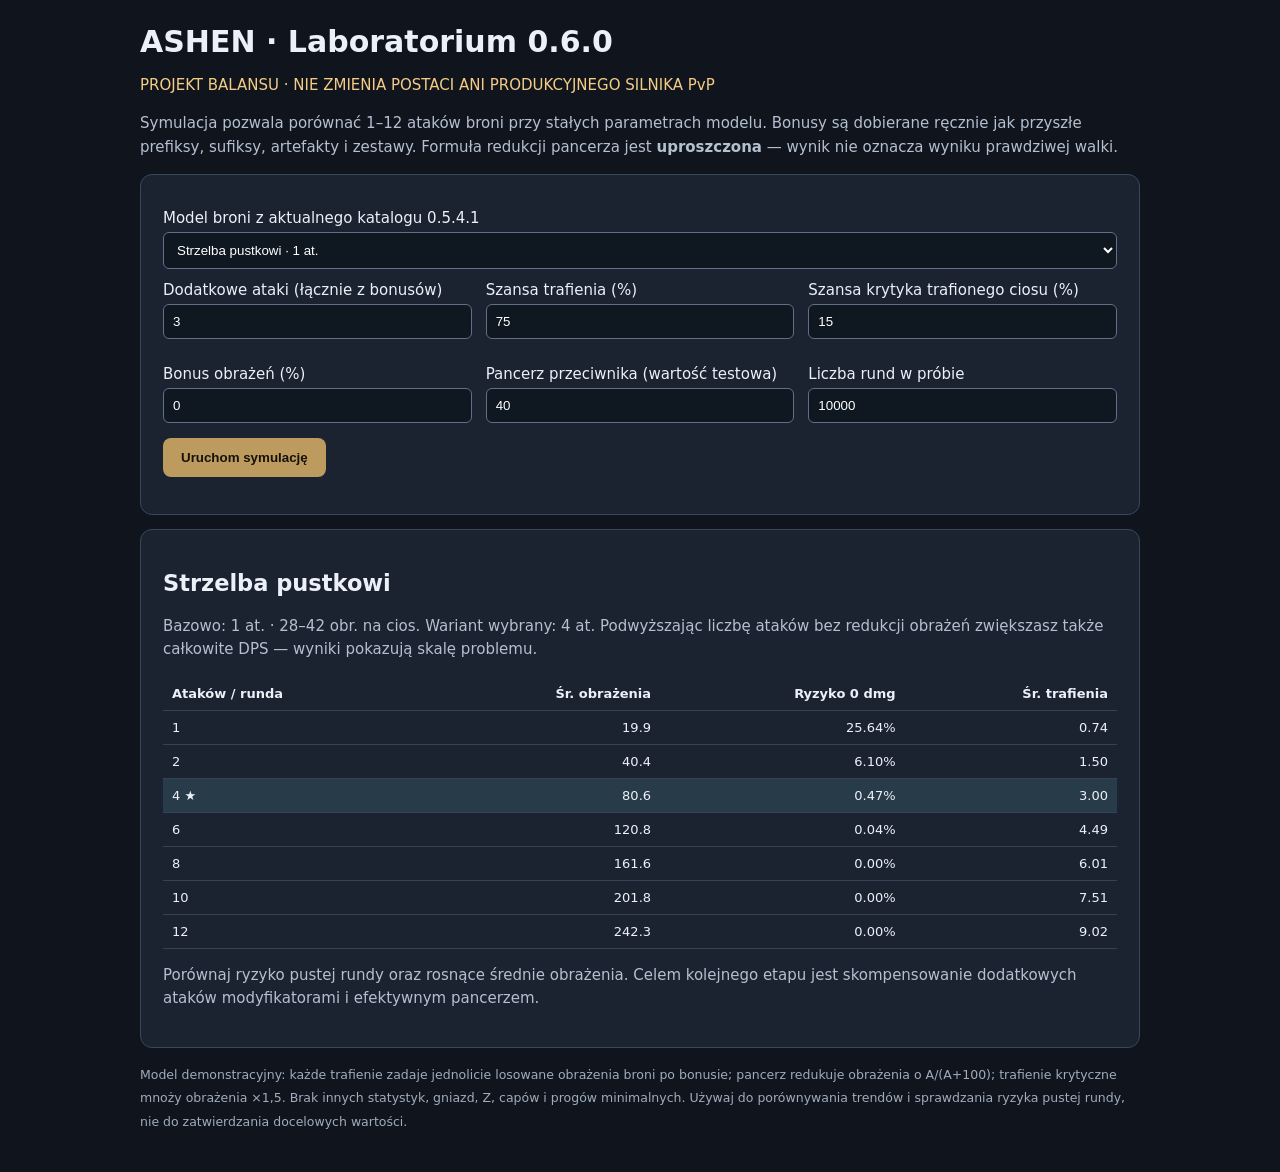
<file: tools/ashen-060-laboratorium.html>
<!doctype html><html lang="pl"><head><meta charset="utf-8"><meta name="viewport" content="width=device-width,initial-scale=1"><title>ASHEN 0.6.0 — Laboratorium balansu</title><style>body{font:15px system-ui;background:#10151d;color:#ecf0f8;margin:0;padding:24px}main{max-width:1000px;margin:auto}.box{background:#1b2330;padding:22px;border:1px solid #39475b;border-radius:12px;margin:14px 0}h1{margin:0 0 8px}p{line-height:1.55;color:#b4bfd0}label{display:block;margin:12px 0 5px}select,input{background:#0f1721;color:#fff;padding:9px;border:1px solid #617087;border-radius:6px;width:100%;box-sizing:border-box}button{padding:12px 18px;border:0;border-radius:8px;background:#bd9a5d;color:#16120b;cursor:pointer;font-weight:700}table{border-collapse:collapse;width:100%;font-size:13px}th,td{text-align:right;padding:9px;border-bottom:1px solid #374255}th:first-child,td:first-child{text-align:left}.cols{display:grid;grid-template-columns:repeat(3,minmax(0,1fr));gap:14px}.tag{color:#f4cc86}small{color:#9facbd}@media(max-width:720px){.cols{grid-template-columns:1fr};table{font-size:11px}} </style></head><body><main><h1>ASHEN · Laboratorium 0.6.0</h1><p class="tag">PROJEKT BALANSU · NIE ZMIENIA POSTACI ANI PRODUKCYJNEGO SILNIKA PvP</p><p>Symulacja pozwala porównać 1–12 ataków broni przy stałych parametrach modelu. Bonusy są dobierane ręcznie jak przyszłe prefiksy, sufiksy, artefakty i zestawy. Formuła redukcji pancerza jest <b>uproszczona</b> — wynik nie oznacza wyniku prawdziwej walki.</p><div class="box"><label>Model broni z aktualnego katalogu 0.5.4.1</label><select id="weapon"></select><div class="cols"><div><label>Dodatkowe ataki (łącznie z bonusów)</label><input id="add" type="number" value="3" min="0" max="11"></div><div><label>Szansa trafienia (%)</label><input id="hit" type="number" value="75" min="5" max="100"></div><div><label>Szansa krytyka trafionego ciosu (%)</label><input id="crit" type="number" value="15" min="0" max="100"></div><div><label>Bonus obrażeń (%)</label><input id="bonus" type="number" value="0" min="-50" max="200"></div><div><label>Pancerz przeciwnika (wartość testowa)</label><input id="armor" type="number" value="40" min="0" max="200"></div><div><label>Liczba rund w próbie</label><input id="rounds" type="number" value="10000" min="100" max="50000"></div></div><p><button id="run">Uruchom symulację</button></p></div><div class="box" id="results" aria-live="polite">Wybierz model i rozpocznij symulację.</div><p><small>Model demonstracyjny: każde trafienie zadaje jednolicie losowane obrażenia broni po bonusie; pancerz redukuje obrażenia o A/(A+100); trafienie krytyczne mnoży obrażenia ×1,5. Brak innych statystyk, gniazd, Z, capów i progów minimalnych. Używaj do porównywania trendów i sprawdzania ryzyka pustej rundy, nie do zatwierdzania docelowych wartości.</small></p></main><script>const MODELS=[{"id": "baton", "name": "Pałka ochroniarza", "category": "Biała 1R", "currentAttacks": 1, "currentMin": 5, "currentMax": 8, "accuracy": 2, "crit": 0, "penetration": 0}, {"id": "pipe", "name": "Żelazna rura", "category": "Biała 1R", "currentAttacks": 1, "currentMin": 6, "currentMax": 10, "accuracy": -2, "crit": 0, "penetration": 1}, {"id": "wrench", "name": "Klucz francuski", "category": "Biała 1R", "currentAttacks": 1, "currentMin": 7, "currentMax": 12, "accuracy": 2, "crit": 0, "penetration": 0}, {"id": "knife", "name": "Zardzewiały nóż", "category": "Biała 1R", "currentAttacks": 2, "currentMin": 6, "currentMax": 10, "accuracy": 4, "crit": 3, "penetration": 0}, {"id": "cleaver", "name": "Tasak z pustkowi", "category": "Biała 1R", "currentAttacks": 1, "currentMin": 10, "currentMax": 16, "accuracy": -3, "crit": 5, "penetration": 0}, {"id": "hatchet", "name": "Toporek z odzysku", "category": "Biała 1R", "currentAttacks": 1, "currentMin": 12, "currentMax": 18, "accuracy": -2, "crit": 2, "penetration": 2}, {"id": "saber", "name": "Szabla konwojenta", "category": "Biała 1R", "currentAttacks": 2, "currentMin": 10, "currentMax": 15, "accuracy": 1, "crit": 2, "penetration": 0}, {"id": "machete", "name": "Maczeta zbieracza", "category": "Biała 1R", "currentAttacks": 2, "currentMin": 12, "currentMax": 18, "accuracy": -1, "crit": 1, "penetration": 0}, {"id": "pistol", "name": "Pistolet M-9", "category": "Palna 1R", "currentAttacks": 1, "currentMin": 12, "currentMax": 18, "accuracy": 5, "crit": 0, "penetration": 0}, {"id": "deserteagle", "name": "Pistolet pustynny", "category": "Palna 1R", "currentAttacks": 1, "currentMin": 18, "currentMax": 27, "accuracy": -3, "crit": 2, "penetration": 1}, {"id": "revolver", "name": "Rewolwer Strażnika", "category": "Palna 1R", "currentAttacks": 1, "currentMin": 19, "currentMax": 28, "accuracy": 0, "crit": 5, "penetration": 1}, {"id": "smg", "name": "Pistolet maszynowy Viper", "category": "Palna 1R", "currentAttacks": 3, "currentMin": 8, "currentMax": 13, "accuracy": -7, "crit": -2, "penetration": 0}, {"id": "rifle", "name": "Karabin szabrownika", "category": "Palna 2R", "currentAttacks": 1, "currentMin": 18, "currentMax": 27, "accuracy": 2, "crit": 0, "penetration": 1}, {"id": "carbine", "name": "Karabinek warty", "category": "Palna 2R", "currentAttacks": 2, "currentMin": 13, "currentMax": 20, "accuracy": 2, "crit": 0, "penetration": 1}, {"id": "shotgun", "name": "Strzelba pustkowi", "category": "Palna 2R", "currentAttacks": 1, "currentMin": 28, "currentMax": 42, "accuracy": -7, "crit": 1, "penetration": 1}, {"id": "sniper", "name": "Karabin dalekiego zasięgu", "category": "Palna 2R", "currentAttacks": 1, "currentMin": 36, "currentMax": 54, "accuracy": 5, "crit": 5, "penetration": 4}, {"id": "lmg", "name": "Karabin maszynowy PK", "category": "Palna 2R", "currentAttacks": 3, "currentMin": 13, "currentMax": 20, "accuracy": -10, "crit": -2, "penetration": 1}, {"id": "crossbow", "name": "Kusza tropiciela", "category": "Dystansowa 2R", "currentAttacks": 1, "currentMin": 18, "currentMax": 28, "accuracy": 1, "crit": 4, "penetration": 3}, {"id": "harpoon", "name": "Wyrzutnia harpunów", "category": "Dystansowa 2R", "currentAttacks": 1, "currentMin": 23, "currentMax": 36, "accuracy": -3, "crit": 3, "penetration": 4}, {"id": "flame", "name": "Miotacz żaru", "category": "Technologiczna 2R", "currentAttacks": 3, "currentMin": 12, "currentMax": 19, "accuracy": -6, "crit": -3, "penetration": 2}, {"id": "crowbar", "name": "Łom zbrojony", "category": "Biała 2R", "currentAttacks": 1, "currentMin": 15, "currentMax": 23, "accuracy": -2, "crit": 0, "penetration": 3}, {"id": "hammer", "name": "Młot złomiarza", "category": "Biała 2R", "currentAttacks": 1, "currentMin": 21, "currentMax": 33, "accuracy": -4, "crit": 2, "penetration": 2}, {"id": "rail", "name": "Prototypowa broń szynowa", "category": "Technologiczna 2R", "currentAttacks": 1, "currentMin": 31, "currentMax": 47, "accuracy": 3, "crit": 3, "penetration": 6}, {"id": "sledge", "name": "Młot wyburzeniowy", "category": "Biała 2R", "currentAttacks": 1, "currentMin": 32, "currentMax": 50, "accuracy": -6, "crit": 4, "penetration": 3}];const $=id=>document.getElementById(id);$('weapon').innerHTML=MODELS.map((w,i)=>`<option value="${i}">${w.name} · ${w.currentAttacks} at.</option>`).join('');$('weapon').value=MODELS.findIndex(x=>x.id==='shotgun');function randgen(seed){return ()=>{seed|=0;seed=seed+0x6D2B79F5|0;let t=Math.imul(seed^(seed>>>15),1|seed);t^=t+Math.imul(t^(t>>>7),61|t);return ((t^(t>>>14))>>>0)/4294967296}}function run(){const w=MODELS[+$('weapon').value],add=+($('add').value||0),hit=+($('hit').value||0)/100,crit=+($('crit').value||0)/100,bonus=+($('bonus').value||0)/100,armor=+($('armor').value||0),rounds=+($('rounds').value||10000);if(!w||!Number.isInteger(add)||add<0||w.currentAttacks+add>12||hit<.05||hit>1||crit<0||crit>1||rounds<100||rounds>50000||armor<0){$('results').textContent='Nieprawidłowe parametry';return}const r=randgen(123456);let rows=[];for(let n of [...new Set([w.currentAttacks,w.currentAttacks+add,2,4,6,8,10,12])].sort((a,b)=>a-b)){if(n<1||n>12)continue;let dpr=0,missRounds=0,hits=0;for(let j=0;j<rounds;j++){let dmg=0;for(let i=0;i<n;i++){if(r()>hit)continue;hits++;let damage=(w.currentMin+(w.currentMax-w.currentMin)*r())*(1+bonus)*(100/(100+armor));if(r()<crit)damage*=1.5;dmg+=damage}if(!dmg)missRounds++;dpr+=dmg}rows.push({n,damage:dpr/rounds,empty:missRounds/rounds*100,hits:hits/rounds})}const head='<table><thead><tr><th>Ataków / runda</th><th>Śr. obrażenia</th><th>Ryzyko 0 dmg</th><th>Śr. trafienia</th></tr></thead><tbody>';const body=rows.map(v=>`<tr${v.n===w.currentAttacks+add?' style="background:#283b48"':''}><td>${v.n}${v.n===w.currentAttacks+add?' ★':''}</td><td>${v.damage.toFixed(1)}</td><td>${v.empty.toFixed(2)}%</td><td>${v.hits.toFixed(2)}</td></tr>`).join('');$('results').innerHTML=`<h2>${w.name}</h2><p>Bazowo: ${w.currentAttacks} at. · ${w.currentMin}–${w.currentMax} obr. na cios. Wariant wybrany: ${w.currentAttacks+add} at. Podwyższając liczbę ataków bez redukcji obrażeń zwiększasz także całkowite DPS — wyniki pokazują skalę problemu.</p>${head}${body}</tbody></table><p>Porównaj ryzyko pustej rundy oraz rosnące średnie obrażenia. Celem kolejnego etapu jest skompensowanie dodatkowych ataków modyfikatorami i efektywnym pancerzem.</p>`};$('run').onclick=run;run();</script></body></html>
</file>
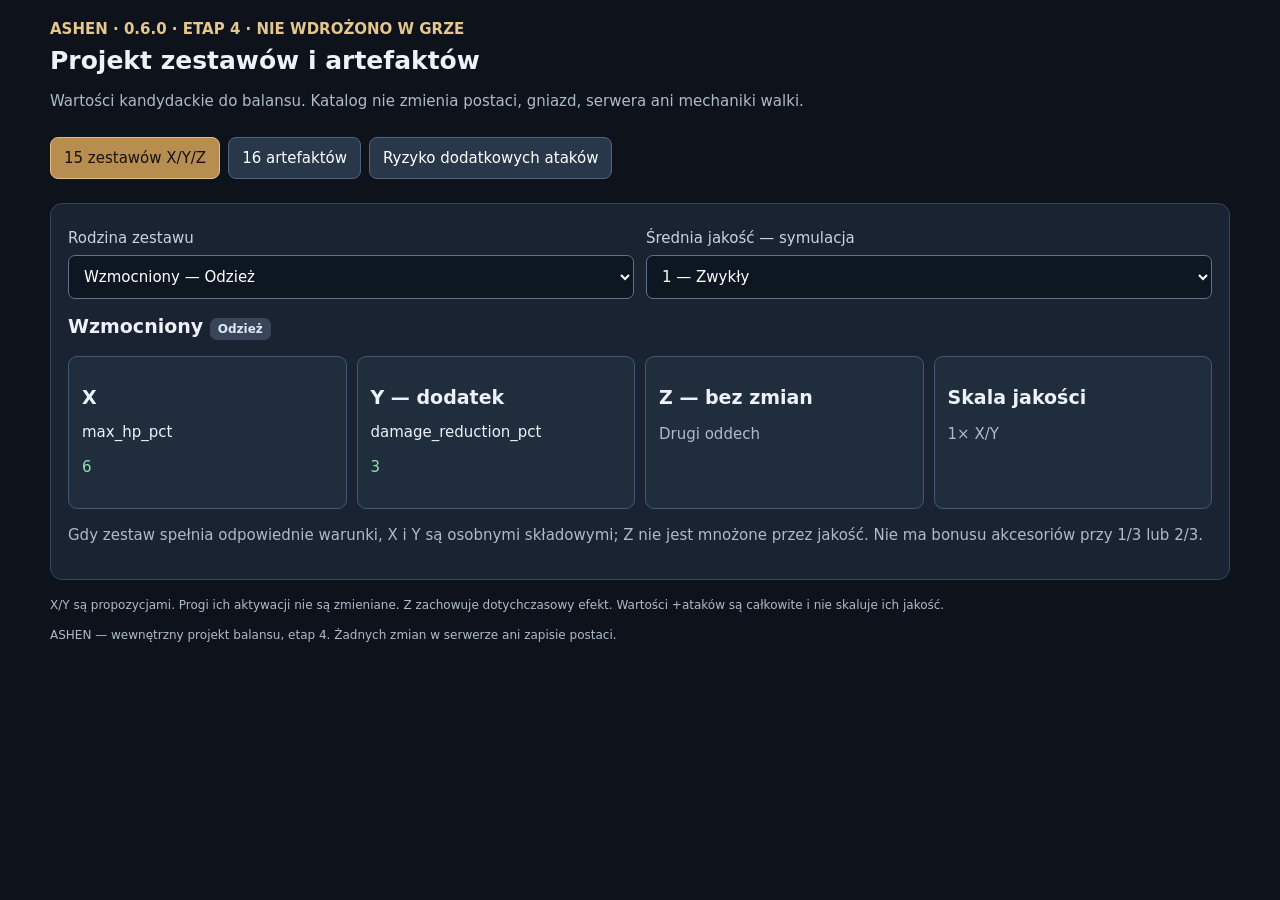
<file: tools/ashen-060-projekt-etap-4.html>
<!doctype html><html lang="pl"><head><meta charset="utf-8"><meta name="viewport" content="width=device-width, initial-scale=1"><title>ASHEN · Projekt 0.6.0 Etap 4</title><style>
:root{color-scheme:dark}*{box-sizing:border-box}body{background:#0e131b;color:#edf2f8;font:15px system-ui,Segoe UI,sans-serif;margin:0;padding:20px}main{max-width:1180px;margin:auto}h1{font-size:25px;margin:8px 0}h2{font-size:19px}p,.muted{color:#aebbc9;line-height:1.55}.notice{color:#e5c68c;font-weight:700}.tabs{display:flex;gap:8px;flex-wrap:wrap;margin:24px 0}button{background:#283749;border:1px solid #52647b;color:white;padding:11px 13px;border-radius:8px;font:inherit;cursor:pointer}button.active{background:#b78e50;color:#121212;border-color:#e1bd83}.panel{background:#192331;border:1px solid #35475c;border-radius:12px;padding:17px;margin-bottom:16px}.cols{display:grid;grid-template-columns:repeat(2,minmax(0,1fr));gap:12px}.cards{display:grid;grid-template-columns:repeat(4,minmax(0,1fr));gap:10px}.card{background:#202d3d;border:1px solid #435873;padding:13px;border-radius:9px}.badge{display:inline-block;background:#39465a;border-radius:7px;padding:4px 8px;color:#dbe9f8;font-size:12px}select{background:#0d1722;color:white;border:1px solid #617188;border-radius:7px;padding:11px;width:100%;font:inherit}label{display:block;color:#cad3e2;margin:8px 0}table{width:100%;border-collapse:collapse}td,th{padding:9px;border-bottom:1px solid #35475c;text-align:left}th{color:#cdd8e5}td:last-child{text-align:right}.scroll{overflow:auto}.good{color:#93dfb8}.warn{color:#f1cd8e}.small{font-size:12px}#arts tbody tr:nth-child(even){background:#1c2b3a}@media(max-width:700px){body{padding:12px}.cols,.cards{grid-template-columns:1fr}td,th{padding:6px;font-size:12px}}</style></head><body><main><div class="notice">ASHEN · 0.6.0 · ETAP 4 · NIE WDROŻONO W GRZE</div><h1>Projekt zestawów i artefaktów</h1><p>Wartości kandydackie do balansu. Katalog nie zmienia postaci, gniazd, serwera ani mechaniki walki.</p><div class="tabs"><button id="btnsets" class="active" onclick="switchTab('sets')">15 zestawów X/Y/Z</button><button id="btnarts" onclick="switchTab('arts')">16 artefaktów</button><button id="btnsim" onclick="switchTab('sim')">Ryzyko dodatkowych ataków</button></div>
<section id="sets"><div class="panel"><div class="cols"><div><label for="setpick">Rodzina zestawu</label><select id="setpick"></select></div><div><label for="quality">Średnia jakość — symulacja</label><select id="quality"><option value="1">1 — Zwykły</option><option value="2">2 — Rzadki</option><option value="3">3 — Epicki</option><option value="4">4 — Legendarny</option><option value="5">5 — Mityczny</option></select></div></div><div id="setdetail"></div></div><p class="small">X/Y są propozycjami. Progi ich aktywacji nie są zmieniane. Z zachowuje dotychczasowy efekt. Wartości +ataków są całkowite i nie skaluje ich jakość.</p></section>
<section id="arts" hidden><div class="panel"><div class="cols"><div><label for="artpick">Artefakt</label><select id="artpick"></select></div><div><label for="slotpick">Rodzaj przedmiotu</label><select id="slotpick"></select></div></div><div id="artdetail"></div></div><div class="panel"><h2>Rezonans przy trzech osadzonych artefaktach jednej rodziny</h2><div id="resList" class="cards"></div><p class="small">Ten sam rezonans aktywuje się maksymalnie raz; w jednym przedmiocie jedna sztuka danej rodziny. Bonusy rezonansu są propozycjami.</p></div></section>
<section id="sim" hidden><div class="panel"><div class="cols"><div><label for="weaponpick">Model broni z katalogu</label><select id="weaponpick"></select></div><div><label for="extra">Dodatkowe pełne ataki (przykład)</label><select id="extra"><option>0</option><option selected>1</option><option>2</option><option>3</option><option>4</option></select></div></div><div id="simdetail"></div></div><p class="small">Tylko wzrost potencjału przy niezmienionych obrażeniach ciosu, bez losowań. Nie jest to formuła serwerowa.</p></section><footer class="muted small">ASHEN — wewnętrzny projekt balansu, etap 4. Żadnych zmian w serwerze ani zapisie postaci.</footer></main><script>const D={"sets": [{"name": "Wzmocniony", "category": "Odzież", "x": {"stat": "max_hp_pct", "value": 6}, "y": {"stat": "damage_reduction_pct", "value": 3}, "z_unchanged": "Drugi oddech", "note": "Wartości bazowe przy średniej jakości 1; do kalibracji z realnymi progami SQL"}, {"name": "Pancerny", "category": "Odzież", "x": {"stat": "armor_pct", "value": 8}, "y": {"stat": "damage_reduction_pct", "value": 3}, "z_unchanged": "Niezłomna płyta", "note": "Wartości bazowe przy średniej jakości 1; do kalibracji z realnymi progami SQL"}, {"name": "Elastyczny", "category": "Odzież", "x": {"stat": "dodge_points", "value": 1.2}, "y": {"stat": "hit_after_dodge_dmg_pct", "value": 4}, "z_unchanged": "Kontratak po uniku", "note": "Wartości bazowe przy średniej jakości 1; do kalibracji z realnymi progami SQL"}, {"name": "Zwinny", "category": "Odzież", "x": {"stat": "accuracy_points", "value": 2}, "y": {"stat": "initiative_points", "value": 3}, "z_unchanged": "Błyskawiczny start", "note": "Wartości bazowe przy średniej jakości 1; do kalibracji z realnymi progami SQL"}, {"name": "Lekki", "category": "Odzież", "x": {"stat": "accuracy_points", "value": 2}, "y": {"stat": "extra_attacks", "value": 1}, "z_unchanged": "Seria trafień", "note": "Wartości bazowe przy średniej jakości 1; do kalibracji z realnymi progami SQL"}, {"name": "Odporny", "category": "Odzież", "x": {"stat": "endurance", "value": 2}, "y": {"stat": "critical_bonus_reduction_pct", "value": 8}, "z_unchanged": "Redukcja krytyka", "note": "Wartości bazowe przy średniej jakości 1; do kalibracji z realnymi progami SQL"}, {"name": "Tropicielski", "category": "Odzież", "x": {"stat": "perception", "value": 2}, "y": {"stat": "crit_points", "value": 2}, "z_unchanged": "Oznaczenie celu", "note": "Wartości bazowe przy średniej jakości 1; do kalibracji z realnymi progami SQL"}, {"name": "Żelazny", "category": "Odzież", "x": {"stat": "strength", "value": 2}, "y": {"stat": "penetration_points", "value": 2}, "z_unchanged": "Miażdżący cios", "note": "Wartości bazowe przy średniej jakości 1; do kalibracji z realnymi progami SQL"}, {"name": "Wartowniczy", "category": "Odzież", "x": {"stat": "max_hp_pct", "value": 5}, "y": {"stat": "shield_capacity_pct", "value": 3}, "z_unchanged": "Tarcza ratunkowa", "note": "Wartości bazowe przy średniej jakości 1; do kalibracji z realnymi progami SQL"}, {"name": "Nomadyczny", "category": "Odzież", "x": {"stat": "agility", "value": 2}, "y": {"stat": "expedition_resources_pct", "value": 5}, "z_unchanged": "Bonus po utracie PŻ", "note": "Wartości bazowe przy średniej jakości 1; do kalibracji z realnymi progami SQL"}, {"name": "Techniczny", "category": "Akcesoria", "x": {"stat": "intelligence", "value": 2}, "y": {"stat": "penetration_points", "value": 3}, "z_unchanged": "Skan pancerza", "note": "Wartości bazowe przy średniej jakości 1; do kalibracji z realnymi progami SQL"}, {"name": "Spostrzegawczy", "category": "Akcesoria", "x": {"stat": "perception", "value": 2}, "y": {"stat": "crit_points", "value": 2}, "z_unchanged": "Drugi celny cios", "note": "Wartości bazowe przy średniej jakości 1; do kalibracji z realnymi progami SQL"}, {"name": "Przekonujący", "category": "Akcesoria", "x": {"stat": "charisma", "value": 2}, "y": {"stat": "accuracy_points", "value": 3}, "z_unchanged": "Autorytet", "note": "Wartości bazowe przy średniej jakości 1; do kalibracji z realnymi progami SQL"}, {"name": "Refleksyjny", "category": "Akcesoria", "x": {"stat": "agility", "value": 2}, "y": {"stat": "dodge_points", "value": 1}, "z_unchanged": "Przebicie po uniku", "note": "Wartości bazowe przy średniej jakości 1; do kalibracji z realnymi progami SQL"}, {"name": "Wszechstronny", "category": "Akcesoria", "x": {"stat": "perception", "value": 1}, "y": {"stat": "max_hp_pct", "value": 4}, "z_unchanged": "Jednorazowa osłona", "note": "Wartości bazowe przy średniej jakości 1; do kalibracji z realnymi progami SQL"}], "arts": [{"family": "Osłonowy", "name": "Płytka Bastionu", "effects": {"broń": {"stat": "pancerz", "value": 2}, "kurtka": {"stat": "pancerz", "value": 3}, "koszulka": {"stat": "pancerz", "value": 1}, "spodnie": {"stat": "pancerz", "value": 1}, "buty": {"stat": "pancerz", "value": 1}, "nakrycie głowy": {"stat": "pancerz", "value": 1}, "rękawice": {"stat": "pancerz", "value": 2}, "akcesorium": {"stat": "pancerz", "value": 1}}, "quality": "odrębna od jakości przedmiotu", "stage": "PROJEKT"}, {"family": "Osłonowy", "name": "Membrana Schronu", "effects": {"broń": {"stat": "PŻ", "value": 3}, "kurtka": {"stat": "PŻ", "value": 8}, "koszulka": {"stat": "PŻ", "value": 5}, "spodnie": {"stat": "PŻ", "value": 5}, "buty": {"stat": "PŻ", "value": 4}, "nakrycie głowy": {"stat": "PŻ", "value": 4}, "rękawice": {"stat": "PŻ", "value": 5}, "akcesorium": {"stat": "PŻ", "value": 5}}, "quality": "odrębna od jakości przedmiotu", "stage": "PROJEKT"}, {"family": "Niszczycielski", "name": "Żar Bez Płomienia", "effects": {"broń": {"stat": "obrażenia %", "value": 3}, "kurtka": {"stat": "obrażenia %", "value": 1}, "koszulka": {"stat": "obrażenia %", "value": 1}, "spodnie": {"stat": "obrażenia %", "value": 1}, "buty": {"stat": "obrażenia %", "value": 1}, "nakrycie głowy": {"stat": "obrażenia %", "value": 1}, "rękawice": {"stat": "obrażenia %", "value": 2}, "akcesorium": {"stat": "obrażenia %", "value": 1}}, "quality": "odrębna od jakości przedmiotu", "stage": "PROJEKT"}, {"family": "Niszczycielski", "name": "Rdzeń Rozdarcia", "effects": {"broń": {"stat": "przebicie", "value": 2}, "kurtka": {"stat": "przebicie", "value": 1}, "koszulka": {"stat": "przebicie", "value": 1}, "spodnie": {"stat": "przebicie", "value": 1}, "buty": {"stat": "przebicie", "value": 0}, "nakrycie głowy": {"stat": "przebicie", "value": 1}, "rękawice": {"stat": "przebicie", "value": 1}, "akcesorium": {"stat": "przebicie", "value": 1}}, "quality": "odrębna od jakości przedmiotu", "stage": "PROJEKT"}, {"family": "Tropicielski", "name": "Oko Martwej Strefy", "effects": {"broń": {"stat": "celność", "value": 2}, "kurtka": {"stat": "celność", "value": 1}, "koszulka": {"stat": "celność", "value": 1}, "spodnie": {"stat": "celność", "value": 1}, "buty": {"stat": "celność", "value": 1}, "nakrycie głowy": {"stat": "celność", "value": 2}, "rękawice": {"stat": "celność", "value": 1}, "akcesorium": {"stat": "celność", "value": 1}}, "quality": "odrębna od jakości przedmiotu", "stage": "PROJEKT"}, {"family": "Tropicielski", "name": "Soczewka Łowcy", "effects": {"broń": {"stat": "krytyk pp", "value": 1}, "kurtka": {"stat": "krytyk pp", "value": 0}, "koszulka": {"stat": "krytyk pp", "value": 0}, "spodnie": {"stat": "krytyk pp", "value": 0}, "buty": {"stat": "krytyk pp", "value": 0}, "nakrycie głowy": {"stat": "krytyk pp", "value": 1}, "rękawice": {"stat": "krytyk pp", "value": 1}, "akcesorium": {"stat": "krytyk pp", "value": 1}}, "quality": "odrębna od jakości przedmiotu", "stage": "PROJEKT"}, {"family": "Refleksyjny", "name": "Impuls Ruchu", "effects": {"broń": {"stat": "unik pkt", "value": 0.4}, "kurtka": {"stat": "unik pkt", "value": 0.6}, "koszulka": {"stat": "unik pkt", "value": 0.5}, "spodnie": {"stat": "unik pkt", "value": 0.7}, "buty": {"stat": "unik pkt", "value": 0.8}, "nakrycie głowy": {"stat": "unik pkt", "value": 0.3}, "rękawice": {"stat": "unik pkt", "value": 0.4}, "akcesorium": {"stat": "unik pkt", "value": 0.5}}, "quality": "odrębna od jakości przedmiotu", "stage": "PROJEKT"}, {"family": "Refleksyjny", "name": "Iskra Tempa", "effects": {"broń": {"stat": "szybkość", "value": 1, "condition": "Tylko modele z co najmniej 2 bazowymi atakami; +1 pełny atak (kandydat do balansu)"}, "kurtka": {"stat": "unik pkt", "value": 0.3}, "koszulka": {"stat": "unik pkt", "value": 0.3}, "spodnie": {"stat": "unik pkt", "value": 0.3}, "buty": {"stat": "unik pkt", "value": 0.3}, "nakrycie głowy": {"stat": "celność", "value": 1}, "rękawice": {"stat": "celność", "value": 1}, "akcesorium": {"stat": "celność", "value": 1}}, "quality": "odrębna od jakości przedmiotu", "stage": "PROJEKT"}, {"family": "Żelazny", "name": "Żyła Żelaza", "effects": {"broń": {"stat": "wytrzymałość", "value": 1}, "kurtka": {"stat": "wytrzymałość", "value": 2}, "koszulka": {"stat": "wytrzymałość", "value": 1}, "spodnie": {"stat": "wytrzymałość", "value": 1}, "buty": {"stat": "wytrzymałość", "value": 1}, "nakrycie głowy": {"stat": "wytrzymałość", "value": 0}, "rękawice": {"stat": "wytrzymałość", "value": 1}, "akcesorium": {"stat": "wytrzymałość", "value": 1}}, "quality": "odrębna od jakości przedmiotu", "stage": "PROJEKT"}, {"family": "Żelazny", "name": "Gwóźdź Opoki", "effects": {"broń": {"stat": "pancerz", "value": 1}, "kurtka": {"stat": "pancerz", "value": 2}, "koszulka": {"stat": "pancerz", "value": 1}, "spodnie": {"stat": "pancerz", "value": 2}, "buty": {"stat": "pancerz", "value": 1}, "nakrycie głowy": {"stat": "pancerz", "value": 1}, "rękawice": {"stat": "pancerz", "value": 1}, "akcesorium": {"stat": "pancerz", "value": 1}}, "quality": "odrębna od jakości przedmiotu", "stage": "PROJEKT"}, {"family": "Techniczny", "name": "Skaner Rdzenia", "effects": {"broń": {"stat": "przebicie", "value": 2}, "kurtka": {"stat": "przebicie", "value": 0}, "koszulka": {"stat": "przebicie", "value": 0}, "spodnie": {"stat": "przebicie", "value": 0}, "buty": {"stat": "przebicie", "value": 0}, "nakrycie głowy": {"stat": "przebicie", "value": 1}, "rękawice": {"stat": "przebicie", "value": 1}, "akcesorium": {"stat": "przebicie", "value": 1}}, "quality": "odrębna od jakości przedmiotu", "stage": "PROJEKT"}, {"family": "Techniczny", "name": "Moduł Celownika", "effects": {"broń": {"stat": "celność", "value": 2}, "kurtka": {"stat": "celność", "value": 0}, "koszulka": {"stat": "celność", "value": 1}, "spodnie": {"stat": "celność", "value": 0}, "buty": {"stat": "celność", "value": 0}, "nakrycie głowy": {"stat": "celność", "value": 2}, "rękawice": {"stat": "celność", "value": 1}, "akcesorium": {"stat": "celność", "value": 1}}, "quality": "odrębna od jakości przedmiotu", "stage": "PROJEKT"}, {"family": "Nomadyczny", "name": "Kompas Popiołu", "effects": {"broń": {"stat": "surowce %", "value": 1}, "kurtka": {"stat": "surowce %", "value": 1}, "koszulka": {"stat": "surowce %", "value": 2}, "spodnie": {"stat": "surowce %", "value": 2}, "buty": {"stat": "surowce %", "value": 2}, "nakrycie głowy": {"stat": "surowce %", "value": 2}, "rękawice": {"stat": "surowce %", "value": 1}, "akcesorium": {"stat": "surowce %", "value": 2}}, "quality": "odrębna od jakości przedmiotu", "stage": "PROJEKT"}, {"family": "Nomadyczny", "name": "Pamięć Szlaku", "effects": {"broń": {"stat": "PD wypraw %", "value": 1}, "kurtka": {"stat": "PD wypraw %", "value": 1}, "koszulka": {"stat": "PD wypraw %", "value": 1}, "spodnie": {"stat": "PD wypraw %", "value": 2}, "buty": {"stat": "PD wypraw %", "value": 2}, "nakrycie głowy": {"stat": "PD wypraw %", "value": 1}, "rękawice": {"stat": "PD wypraw %", "value": 1}, "akcesorium": {"stat": "PD wypraw %", "value": 2}}, "quality": "odrębna od jakości przedmiotu", "stage": "PROJEKT"}, {"family": "Anomalny", "name": "Echo Burzy", "effects": {"broń": {"stat": "krytyk pp", "value": 2}, "kurtka": {"stat": "krytyk pp", "value": 0}, "koszulka": {"stat": "krytyk pp", "value": 0}, "spodnie": {"stat": "krytyk pp", "value": 0}, "buty": {"stat": "krytyk pp", "value": 0}, "nakrycie głowy": {"stat": "krytyk pp", "value": 1}, "rękawice": {"stat": "krytyk pp", "value": 1}, "akcesorium": {"stat": "krytyk pp", "value": 1}}, "quality": "odrębna od jakości przedmiotu", "stage": "PROJEKT"}, {"family": "Anomalny", "name": "Ziarno Ciszy", "effects": {"broń": {"stat": "PŻ", "value": 4}, "kurtka": {"stat": "PŻ", "value": 6}, "koszulka": {"stat": "PŻ", "value": 4}, "spodnie": {"stat": "PŻ", "value": 3}, "buty": {"stat": "PŻ", "value": 4}, "nakrycie głowy": {"stat": "PŻ", "value": 3}, "rękawice": {"stat": "PŻ", "value": 4}, "akcesorium": {"stat": "PŻ", "value": 4}}, "quality": "odrębna od jakości przedmiotu", "stage": "PROJEKT"}], "res": {"Osłonowy": {"stat": "pancerz", "value": 3}, "Niszczycielski": {"stat": "obrażenia %", "value": 3}, "Tropicielski": {"stat": "celność", "value": 2}, "Refleksyjny": {"stat": "unik pkt", "value": 1}, "Żelazny": {"stat": "wytrzymałość", "value": 2}, "Techniczny": {"stat": "przebicie", "value": 2}, "Nomadyczny": {"stat": "surowce %", "value": 4}, "Anomalny": {"stat": "krytyk pp", "value": 1}}, "weapons": [{"model": "Pałka ochroniarza", "type": "Biała 1R", "base_attacks": 1, "base_avg_damage": 3.74, "+1_attack_pct": 100.0, "+2_attacks_pct": 200.0, "+10_dmg_pct": 10.0, "+5pp_crit_pct": 2.33, "p_zero_base_pct": 25.0, "p_zero_plus1_pct": 6.25}, {"model": "Żelazna rura", "type": "Biała 1R", "base_attacks": 1, "base_avg_damage": 4.61, "+1_attack_pct": 100.0, "+2_attacks_pct": 200.0, "+10_dmg_pct": 10.0, "+5pp_crit_pct": 2.33, "p_zero_base_pct": 25.0, "p_zero_plus1_pct": 6.25}, {"model": "Klucz francuski", "type": "Biała 1R", "base_attacks": 1, "base_avg_damage": 5.47, "+1_attack_pct": 100.0, "+2_attacks_pct": 200.0, "+10_dmg_pct": 10.0, "+5pp_crit_pct": 2.33, "p_zero_base_pct": 25.0, "p_zero_plus1_pct": 6.25}, {"model": "Zardzewiały nóż", "type": "Biała 1R", "base_attacks": 2, "base_avg_damage": 9.21, "+1_attack_pct": 50.0, "+2_attacks_pct": 100.0, "+10_dmg_pct": 10.0, "+5pp_crit_pct": 2.33, "p_zero_base_pct": 6.25, "p_zero_plus1_pct": 1.56}, {"model": "Tasak z pustkowi", "type": "Biała 1R", "base_attacks": 1, "base_avg_damage": 7.49, "+1_attack_pct": 100.0, "+2_attacks_pct": 200.0, "+10_dmg_pct": 10.0, "+5pp_crit_pct": 2.33, "p_zero_base_pct": 25.0, "p_zero_plus1_pct": 6.25}, {"model": "Toporek z odzysku", "type": "Biała 1R", "base_attacks": 1, "base_avg_damage": 8.64, "+1_attack_pct": 100.0, "+2_attacks_pct": 200.0, "+10_dmg_pct": 10.0, "+5pp_crit_pct": 2.33, "p_zero_base_pct": 25.0, "p_zero_plus1_pct": 6.25}, {"model": "Szabla konwojenta", "type": "Biała 1R", "base_attacks": 2, "base_avg_damage": 14.4, "+1_attack_pct": 50.0, "+2_attacks_pct": 100.0, "+10_dmg_pct": 10.0, "+5pp_crit_pct": 2.33, "p_zero_base_pct": 6.25, "p_zero_plus1_pct": 1.56}, {"model": "Maczeta zbieracza", "type": "Biała 1R", "base_attacks": 2, "base_avg_damage": 17.28, "+1_attack_pct": 50.0, "+2_attacks_pct": 100.0, "+10_dmg_pct": 10.0, "+5pp_crit_pct": 2.33, "p_zero_base_pct": 6.25, "p_zero_plus1_pct": 1.56}, {"model": "Pistolet M-9", "type": "Palna 1R", "base_attacks": 1, "base_avg_damage": 8.64, "+1_attack_pct": 100.0, "+2_attacks_pct": 200.0, "+10_dmg_pct": 10.0, "+5pp_crit_pct": 2.33, "p_zero_base_pct": 25.0, "p_zero_plus1_pct": 6.25}, {"model": "Pistolet pustynny", "type": "Palna 1R", "base_attacks": 1, "base_avg_damage": 12.96, "+1_attack_pct": 100.0, "+2_attacks_pct": 200.0, "+10_dmg_pct": 10.0, "+5pp_crit_pct": 2.33, "p_zero_base_pct": 25.0, "p_zero_plus1_pct": 6.25}, {"model": "Rewolwer Strażnika", "type": "Palna 1R", "base_attacks": 1, "base_avg_damage": 13.53, "+1_attack_pct": 100.0, "+2_attacks_pct": 200.0, "+10_dmg_pct": 10.0, "+5pp_crit_pct": 2.33, "p_zero_base_pct": 25.0, "p_zero_plus1_pct": 6.25}, {"model": "Pistolet maszynowy Viper", "type": "Palna 1R", "base_attacks": 3, "base_avg_damage": 18.14, "+1_attack_pct": 33.3, "+2_attacks_pct": 66.7, "+10_dmg_pct": 10.0, "+5pp_crit_pct": 2.33, "p_zero_base_pct": 1.56, "p_zero_plus1_pct": 0.39}, {"model": "Karabin szabrownika", "type": "Palna 2R", "base_attacks": 1, "base_avg_damage": 12.96, "+1_attack_pct": 100.0, "+2_attacks_pct": 200.0, "+10_dmg_pct": 10.0, "+5pp_crit_pct": 2.33, "p_zero_base_pct": 25.0, "p_zero_plus1_pct": 6.25}, {"model": "Karabinek warty", "type": "Palna 2R", "base_attacks": 2, "base_avg_damage": 19.0, "+1_attack_pct": 50.0, "+2_attacks_pct": 100.0, "+10_dmg_pct": 10.0, "+5pp_crit_pct": 2.33, "p_zero_base_pct": 6.25, "p_zero_plus1_pct": 1.56}, {"model": "Strzelba pustkowi", "type": "Palna 2R", "base_attacks": 1, "base_avg_damage": 20.16, "+1_attack_pct": 100.0, "+2_attacks_pct": 200.0, "+10_dmg_pct": 10.0, "+5pp_crit_pct": 2.33, "p_zero_base_pct": 25.0, "p_zero_plus1_pct": 6.25}, {"model": "Karabin dalekiego zasięgu", "type": "Palna 2R", "base_attacks": 1, "base_avg_damage": 25.92, "+1_attack_pct": 100.0, "+2_attacks_pct": 200.0, "+10_dmg_pct": 10.0, "+5pp_crit_pct": 2.33, "p_zero_base_pct": 25.0, "p_zero_plus1_pct": 6.25}, {"model": "Karabin maszynowy PK", "type": "Palna 2R", "base_attacks": 3, "base_avg_damage": 28.51, "+1_attack_pct": 33.3, "+2_attacks_pct": 66.7, "+10_dmg_pct": 10.0, "+5pp_crit_pct": 2.33, "p_zero_base_pct": 1.56, "p_zero_plus1_pct": 0.39}, {"model": "Kusza tropiciela", "type": "Dystansowa 2R", "base_attacks": 1, "base_avg_damage": 13.25, "+1_attack_pct": 100.0, "+2_attacks_pct": 200.0, "+10_dmg_pct": 10.0, "+5pp_crit_pct": 2.33, "p_zero_base_pct": 25.0, "p_zero_plus1_pct": 6.25}, {"model": "Wyrzutnia harpunów", "type": "Dystansowa 2R", "base_attacks": 1, "base_avg_damage": 16.99, "+1_attack_pct": 100.0, "+2_attacks_pct": 200.0, "+10_dmg_pct": 10.0, "+5pp_crit_pct": 2.33, "p_zero_base_pct": 25.0, "p_zero_plus1_pct": 6.25}, {"model": "Miotacz żaru", "type": "Technologiczna 2R", "base_attacks": 3, "base_avg_damage": 26.78, "+1_attack_pct": 33.3, "+2_attacks_pct": 66.7, "+10_dmg_pct": 10.0, "+5pp_crit_pct": 2.33, "p_zero_base_pct": 1.56, "p_zero_plus1_pct": 0.39}, {"model": "Łom zbrojony", "type": "Biała 2R", "base_attacks": 1, "base_avg_damage": 10.94, "+1_attack_pct": 100.0, "+2_attacks_pct": 200.0, "+10_dmg_pct": 10.0, "+5pp_crit_pct": 2.33, "p_zero_base_pct": 25.0, "p_zero_plus1_pct": 6.25}, {"model": "Młot złomiarza", "type": "Biała 2R", "base_attacks": 1, "base_avg_damage": 15.55, "+1_attack_pct": 100.0, "+2_attacks_pct": 200.0, "+10_dmg_pct": 10.0, "+5pp_crit_pct": 2.33, "p_zero_base_pct": 25.0, "p_zero_plus1_pct": 6.25}, {"model": "Prototypowa broń szynowa", "type": "Technologiczna 2R", "base_attacks": 1, "base_avg_damage": 22.46, "+1_attack_pct": 100.0, "+2_attacks_pct": 200.0, "+10_dmg_pct": 10.0, "+5pp_crit_pct": 2.33, "p_zero_base_pct": 25.0, "p_zero_plus1_pct": 6.25}, {"model": "Młot wyburzeniowy", "type": "Biała 2R", "base_attacks": 1, "base_avg_damage": 23.61, "+1_attack_pct": 100.0, "+2_attacks_pct": 200.0, "+10_dmg_pct": 10.0, "+5pp_crit_pct": 2.33, "p_zero_base_pct": 25.0, "p_zero_plus1_pct": 6.25}]};
const $=id=>document.getElementById(id);const safe=s=>String(s).replace(/[&<>"']/g,c=>({'&':'&amp;','<':'&lt;','>':'&gt;','"':'&quot;',"'":'&#39;'}[c]));const fmt=v=>Number(v).toLocaleString('pl-PL',{maximumFractionDigits:2});
function switchTab(tab){for(let t of ['sets','arts','sim']){$(t).hidden=t!==tab;$('btn'+t).classList.toggle('active',t===tab)}}
$('setpick').innerHTML=D.sets.map((s,i)=>`<option value="${i}">${safe(s.name)} — ${s.category}</option>`).join('');
$('artpick').innerHTML=D.arts.map((a,i)=>`<option value="${i}">${safe(a.family)} · ${safe(a.name)}</option>`).join('');
$('slotpick').innerHTML=Object.keys(D.arts[0].effects).map(x=>`<option>${safe(x)}</option>`).join('');
$('weaponpick').innerHTML=D.weapons.map((w,i)=>`<option value="${i}">${safe(w.model)} · ${w.base_attacks} at.</option>`).join('');
function renderSet(){let s=D.sets[+$('setpick').value],q=+$('quality').value,k=1+.12*(q-1),x=s.x,y=s.y;let scale=v=>['extra_attacks'].includes(v.stat)?v.value:v.value*k; $('setdetail').innerHTML=`<h2>${safe(s.name)} <span class="badge">${safe(s.category)}</span></h2><div class="cards"><div class="card"><h2>X</h2>${safe(x.stat)}<p class="good">${fmt(scale(x))}</p></div><div class="card"><h2>Y — dodatek</h2>${safe(y.stat)}<p class="good">${fmt(scale(y))}</p></div><div class="card"><h2>Z — bez zmian</h2><p>${safe(s.z_unchanged)}</p></div><div class="card"><h2>Skala jakości</h2><p>${fmt(k)}× X/Y</p></div></div><p>Gdy zestaw spełnia odpowiednie warunki, X i Y są osobnymi składowymi; Z nie jest mnożone przez jakość. Nie ma bonusu akcesoriów przy 1/3 lub 2/3.</p>`}
function renderArt(){let a=D.arts[+$('artpick').value],slot=$('slotpick').value,e=a.effects[slot],bonus=D.res[a.family];$('artdetail').innerHTML=`<h2>${safe(a.name)} <span class="badge">${safe(a.family)}</span></h2><p>Po osadzeniu w przedmiocie: <strong>${safe(slot)}</strong></p><div class="card"><strong class="good">${safe(e.stat)} +${fmt(e.value)}</strong>${e.condition?`<p class="warn">${safe(e.condition)}</p>`:''}</div><h3>Rezonans rodzinny 3/3</h3><p>${safe(bonus.stat)} +${fmt(bonus.value)} (jednokrotnie)</p>`}
function renderSim(){let w=D.weapons[+$('weaponpick').value],a=+$('extra').value,n=w.base_attacks;$('simdetail').innerHTML=`<h2>${safe(w.model)}</h2><div class="cards"><div class="card">Bazowe ataki<h2>${n}</h2></div><div class="card">Ataki po zmianie<h2>${n+a}</h2></div><div class="card">Potencjalny wzrost rundy<h2 class="${a&&n===1?'warn':'good'}">${fmt(100*a/n)}%</h2></div><div class="card">Ryzyko pustej rundy przy 75% trafienia<h2>${fmt(100*Math.pow(.25,n))}% → ${fmt(100*Math.pow(.25,n+a))}%</h2></div></div><p>Wszystkie ciosy zachowują pełną moc. To ostrzeżenie balansowe — nie rekomendacja dodania +${a} ataku do każdej broni.</p>`}
$('resList').innerHTML=Object.entries(D.res).map(([n,x])=>`<div class="card"><strong>${safe(n)}</strong><p>${safe(x.stat)} +${fmt(x.value)}</p></div>`).join('');for(let id of ['setpick','quality'])$(id).addEventListener('change',renderSet);for(let id of ['artpick','slotpick'])$(id).addEventListener('change',renderArt);for(let id of ['weaponpick','extra'])$(id).addEventListener('change',renderSim);renderSet();renderArt();renderSim();</script></body></html>
</file>
